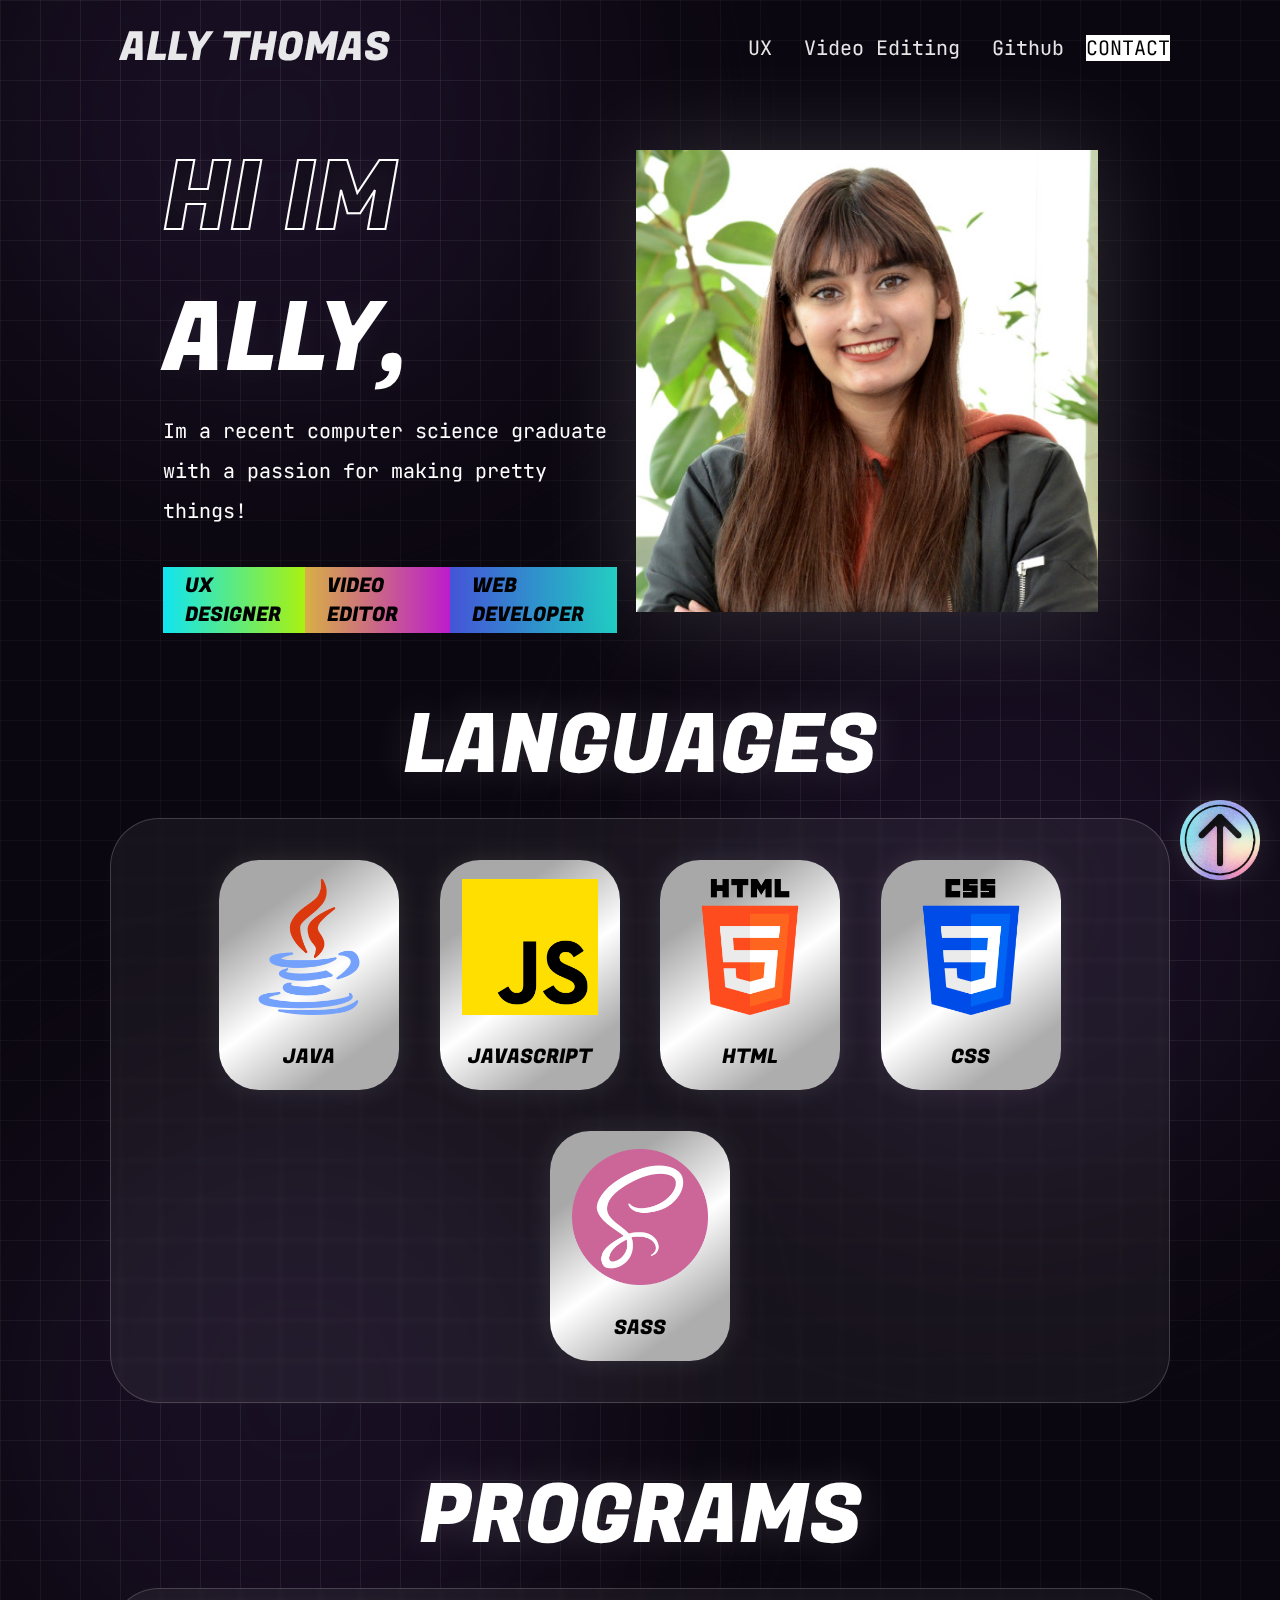
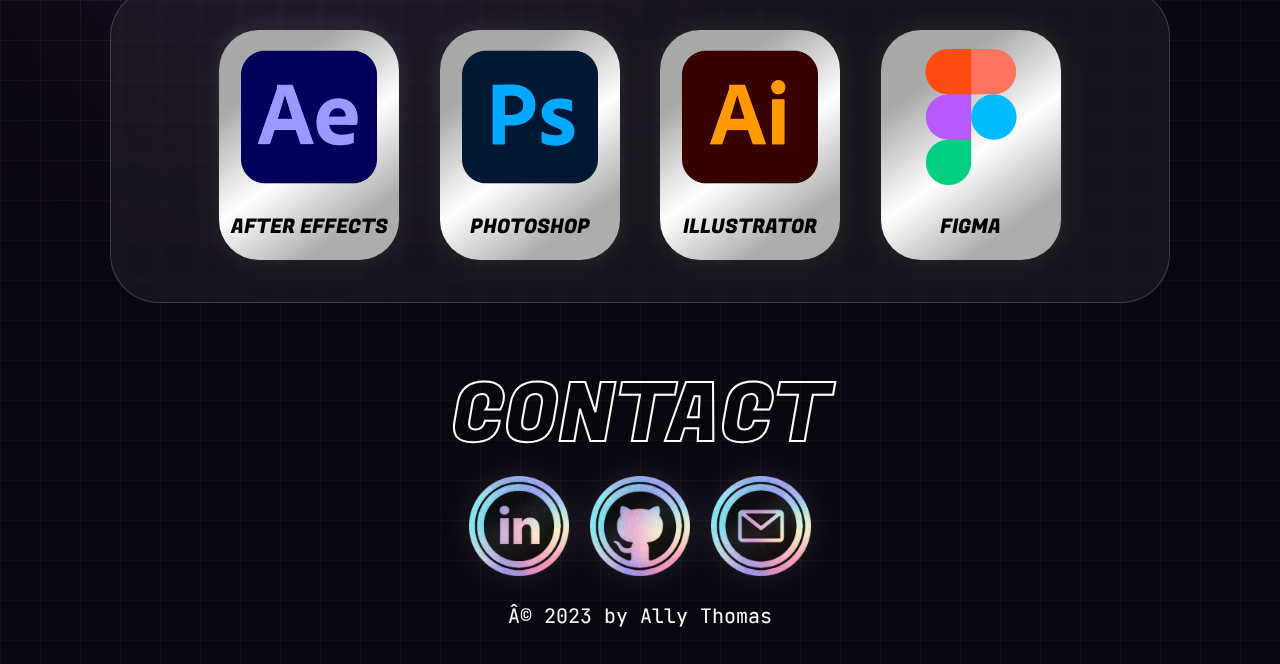
<file: index.html>
<!DOCTYPE html>

<html>    
    <head>
        <meta charset=“UTF-8”>
        <meta name=“viewport” content=“width=device-width, initial-scale=1.0”>
        <meta http-equiv=“X-UA-Compatible” content=“ie=edge”>
        <meta name="author" content="Ally Thomas">

        <title>Ally Thomas | Portfolio</title>

        <link rel="icon" href="images/ally.png">
        <link rel="stylesheet" href="css/style.css">
        <link rel="preconnect" href="https://fonts.googleapis.com">
        <link rel="preconnect" href="https://fonts.gstatic.com" crossorigin>
        <link href="https://fonts.googleapis.com/css2?family=Fugaz+One&display=swap" rel="stylesheet">
        <link href="https://fonts.googleapis.com/css2?family=JetBrains+Mono&display=swap" rel="stylesheet">
    </head>
    <body>
        <a href="#nav"><img src="images/scroll-up.png" class="scroll-button"></a>
        <span class="circle circle-blur" style="position: absolute; left: -2%; top: -20%; z-index: -1;"></span>
        <nav class="nav-bar" id="nav">
            <div class="nav-title">
                <a id="title" class="menu-item" href="index.html">ALLY THOMAS</a>
            </div>            
            <div class="nav-links">
                <a class="menu-item hover-underline-animation-bluegreen" href="ux.html">UX</a>
                <a class="menu-item hover-underline-animation-yellowpink" href="video-editing.html">Video Editing</a>   
                <a class="menu-item hover-underline-animation-bluecyan" target="_blank" href="https://github.com/athomas97">Github</a>  
                <a class="menu-button" href="#contact">CONTACT</a>
            </div>
        </nav>
        <main>
            <div class="home-container section-break">
                <div id="about-container" style="margin: auto;">
                    <h1 id="hi-im-text">HI IM </h1>
                    <h1 id="ally-text">ALLY,</h1>
                    <br>
                    <p>Im a recent computer science graduate with a passion for making pretty things!</p> 
                    <br><br><br>
                    <div class="roles-container">
                        <div class="roles noselect" id="ux">
                            UX DESIGNER
                        </div>
                        <div class="roles noselect" id="video-editor">
                            VIDEO EDITOR
                        </div>
                        <div class="roles noselect" id="web-developer">
                            WEB DEVELOPER
                        </div>                    
                    </div>
                </div>
                <img id="profileimg" src="images/ally.jpg" style="padding: 2%; max-width: 600px;; min-width: 350px; margin:auto; width: 100%; filter: drop-shadow(0px 0px 50px rgba(255, 255, 255, 0.151));">
            </div>
            
            <span class="circle circle-blur" style="position: absolute; right: -2%; top: 600px; z-index: -1;"></span>
            
            <div id="languages" class="section-break">
                <h1 class="sub-title">LANGUAGES</h1>
                <div class="program-container">
                    <div class="program-card noselect">
                        <img src="images/java.png" class="program-img">
                        JAVA
                    </div>
                    <div class="program-card noselect">
                        <img src="images/javascript.png" class="program-img">
                        JAVASCRIPT
                    </div>
                    <div class="program-card noselect">
                        <img src="images/html.png" class="program-img">
                        HTML
                    </div>
                    <div class="program-card noselect">
                        <img src="images/css.png" class="program-img">
                        CSS
                    </div>
                    <div class="program-card noselect">
                        <img src="images/sass.png" class="program-img">
                        SASS
                    </div>
                </div>
            </div>

            <div id="programs" class="section-break">
                <h1 class="sub-title">PROGRAMS</h1>   
                <div class="program-container">
                    <div class="program-card noselect">
                        <img src="images/ae.png" class="program-img">
                        AFTER EFFECTS
                    </div>
                    <div class="program-card noselect">
                        <img src="images/ps.png" class="program-img">
                        PHOTOSHOP
                    </div>
                    <div class="program-card noselect">
                        <img src="images/ai.png" class="program-img">
                        ILLUSTRATOR
                    </div>
                    <div class="program-card noselect">
                        <img src="images/figma.png" class="program-img">
                        FIGMA
                    </div>
                </div>
            </div>
        </main>
        <span class="circle circle-blur" style="position: absolute; left: 0; top: 1100px; z-index: -1;"></span>
    </body>
    <footer>
        <div class="contact-container" id="contact">
            <h1 class="sub-title-outline" style="margin: 0;">CONTACT</h1>
            <div class="social-links-container">
                <a target="_blank" href="https://www.linkedin.com/in/ally-kyle-thomas/" style="display: contents;"><img src="images/linkedin.png" class="social-img"></a>
                <a target="_blank" href="https://github.com/athomas97" style="display: contents;"><img src="images/github.png" class="social-img"></a>
                <a target="_blank" href="mailto:allythomas97@gmail.com" style="display: contents;"><img src="images/email.png" class="social-img"></a>
            </div>
        </div>
        <div style="display: flex; justify-content: center;">
            <p>© 2023 by Ally Thomas</p>
        </div>  
    </footer>
</html>
</file>
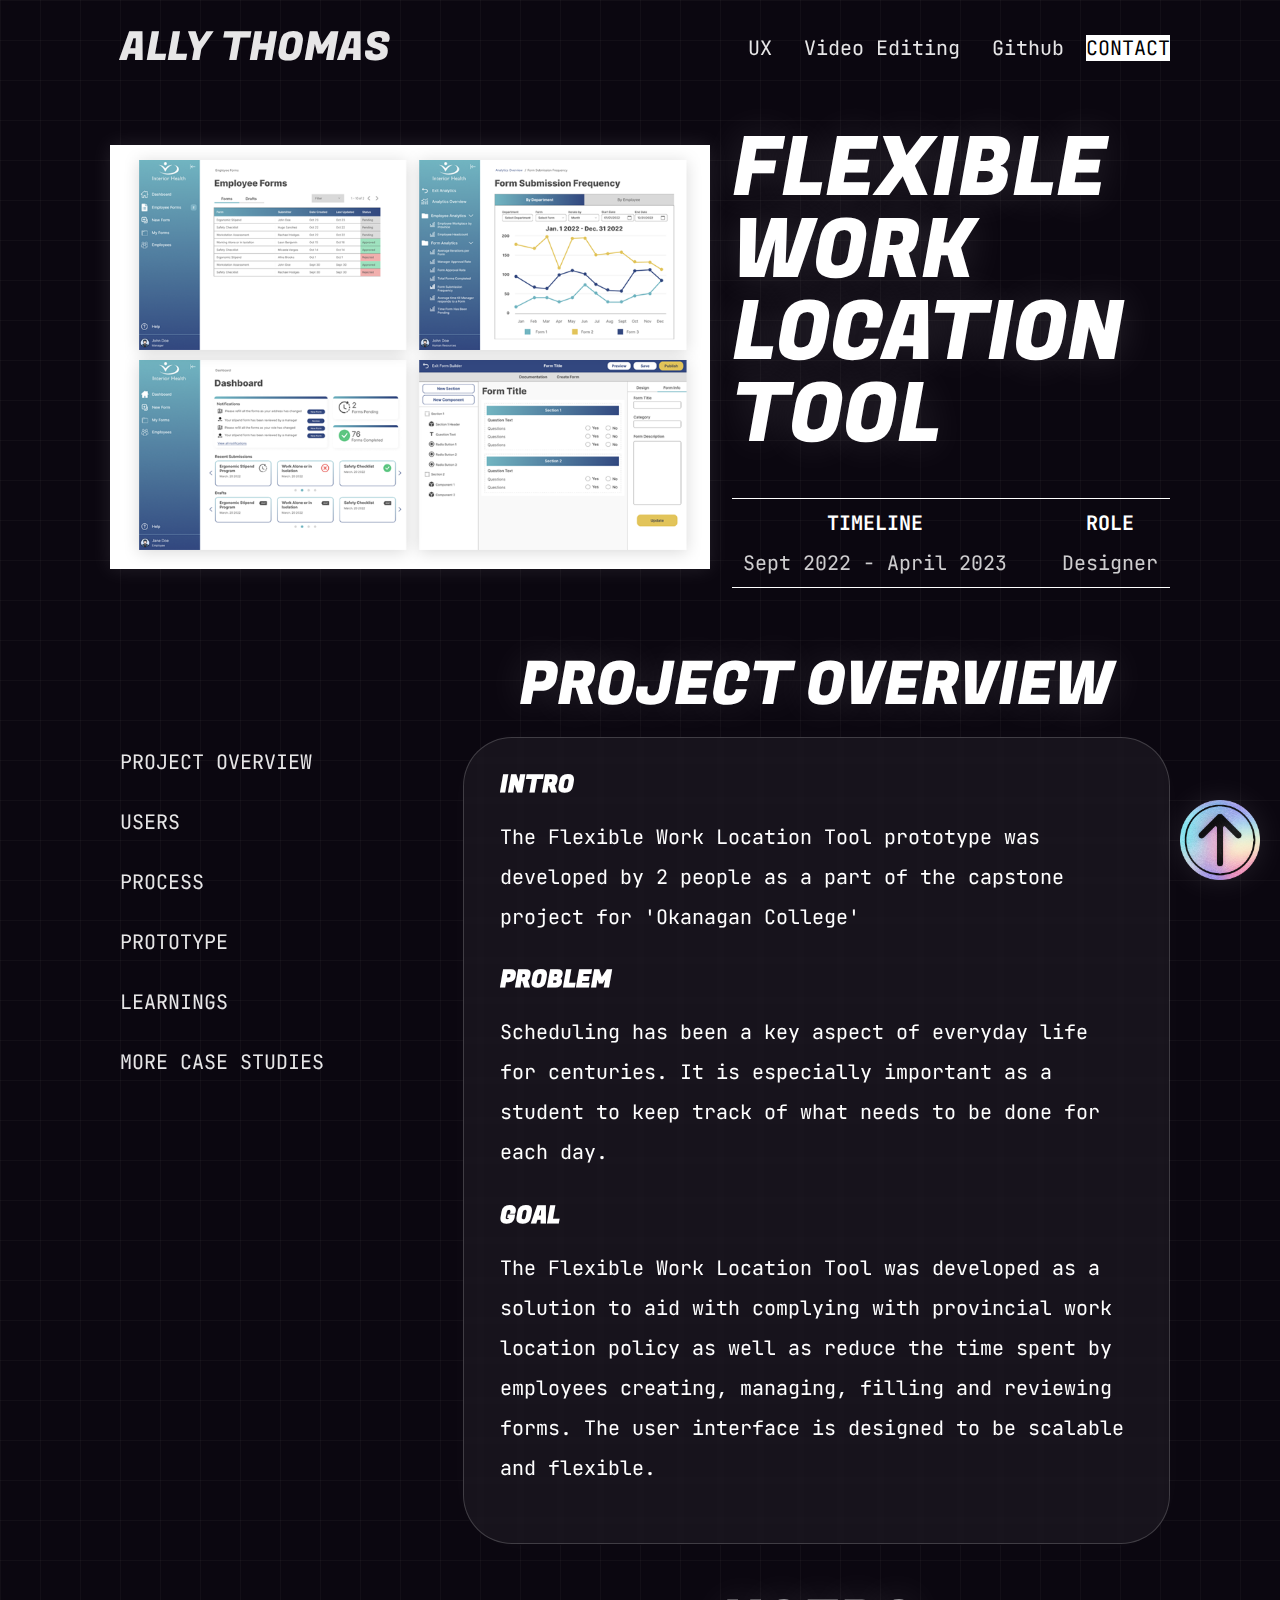
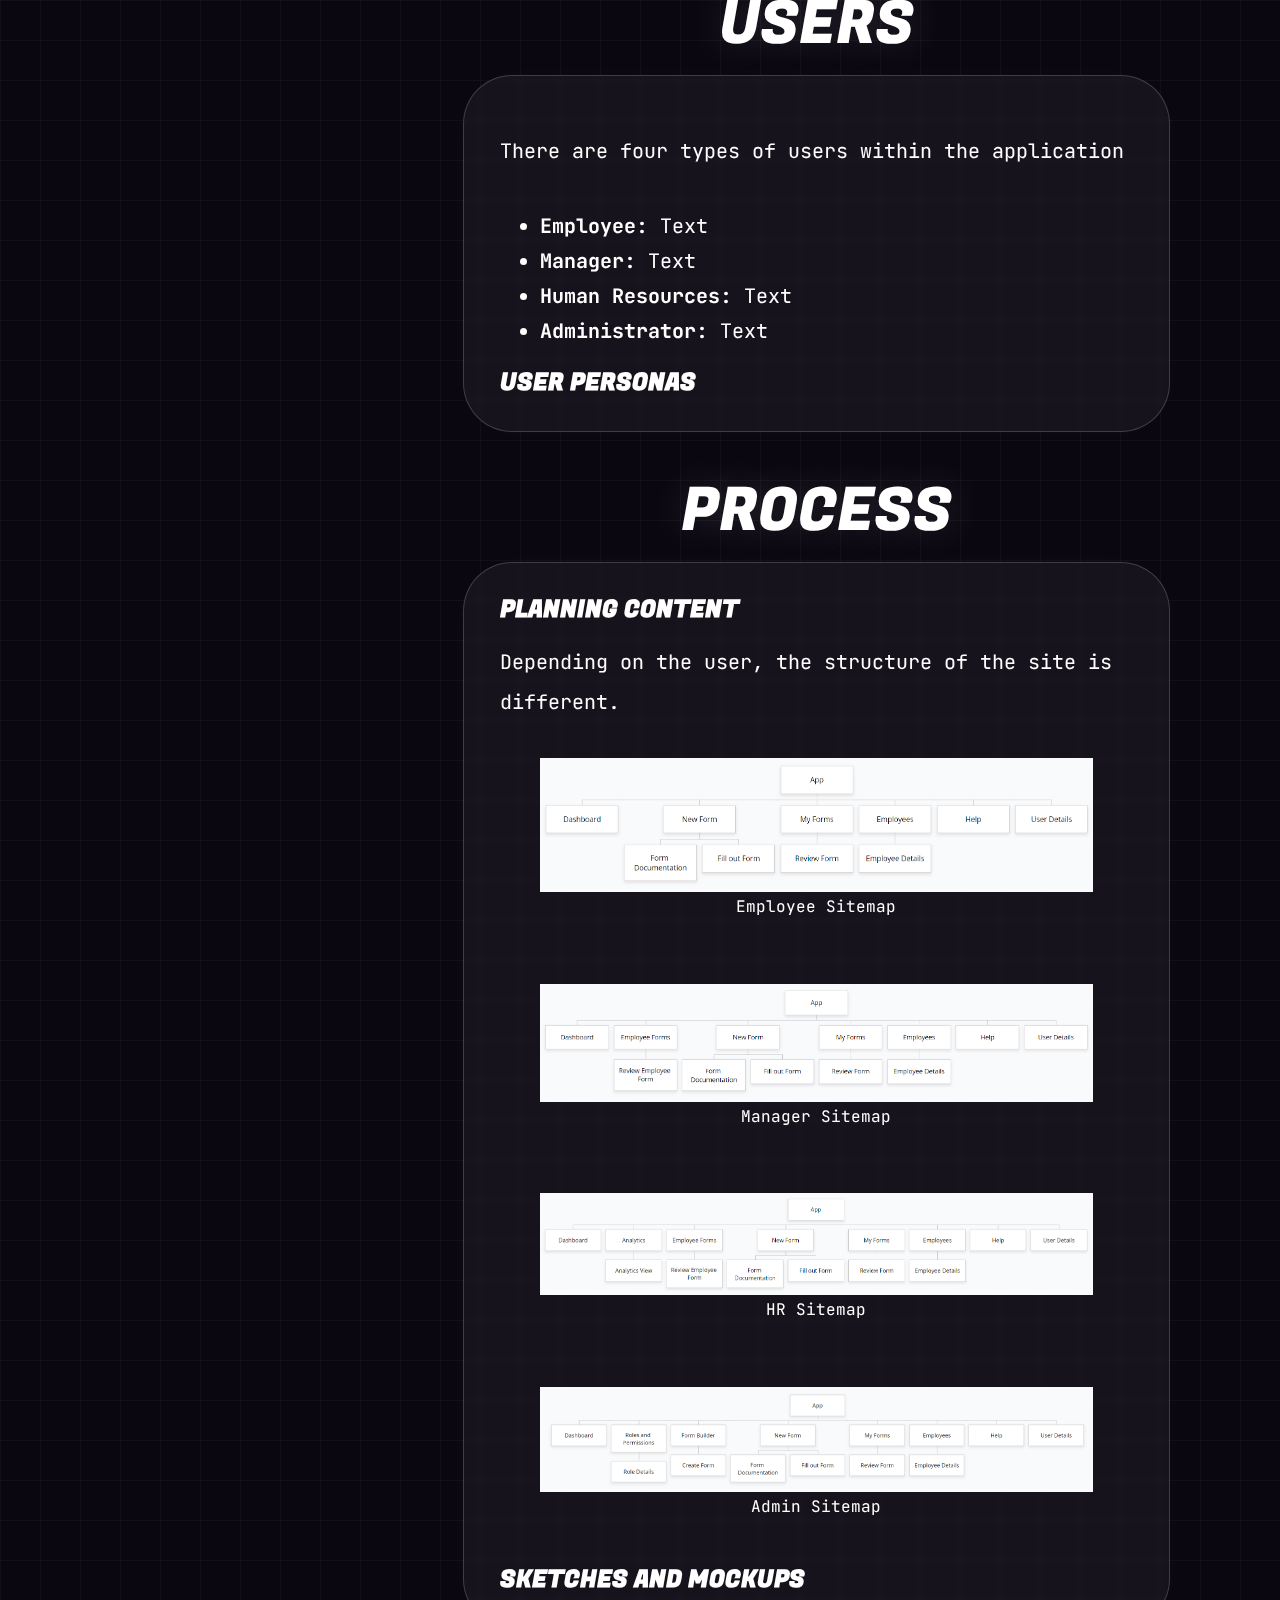
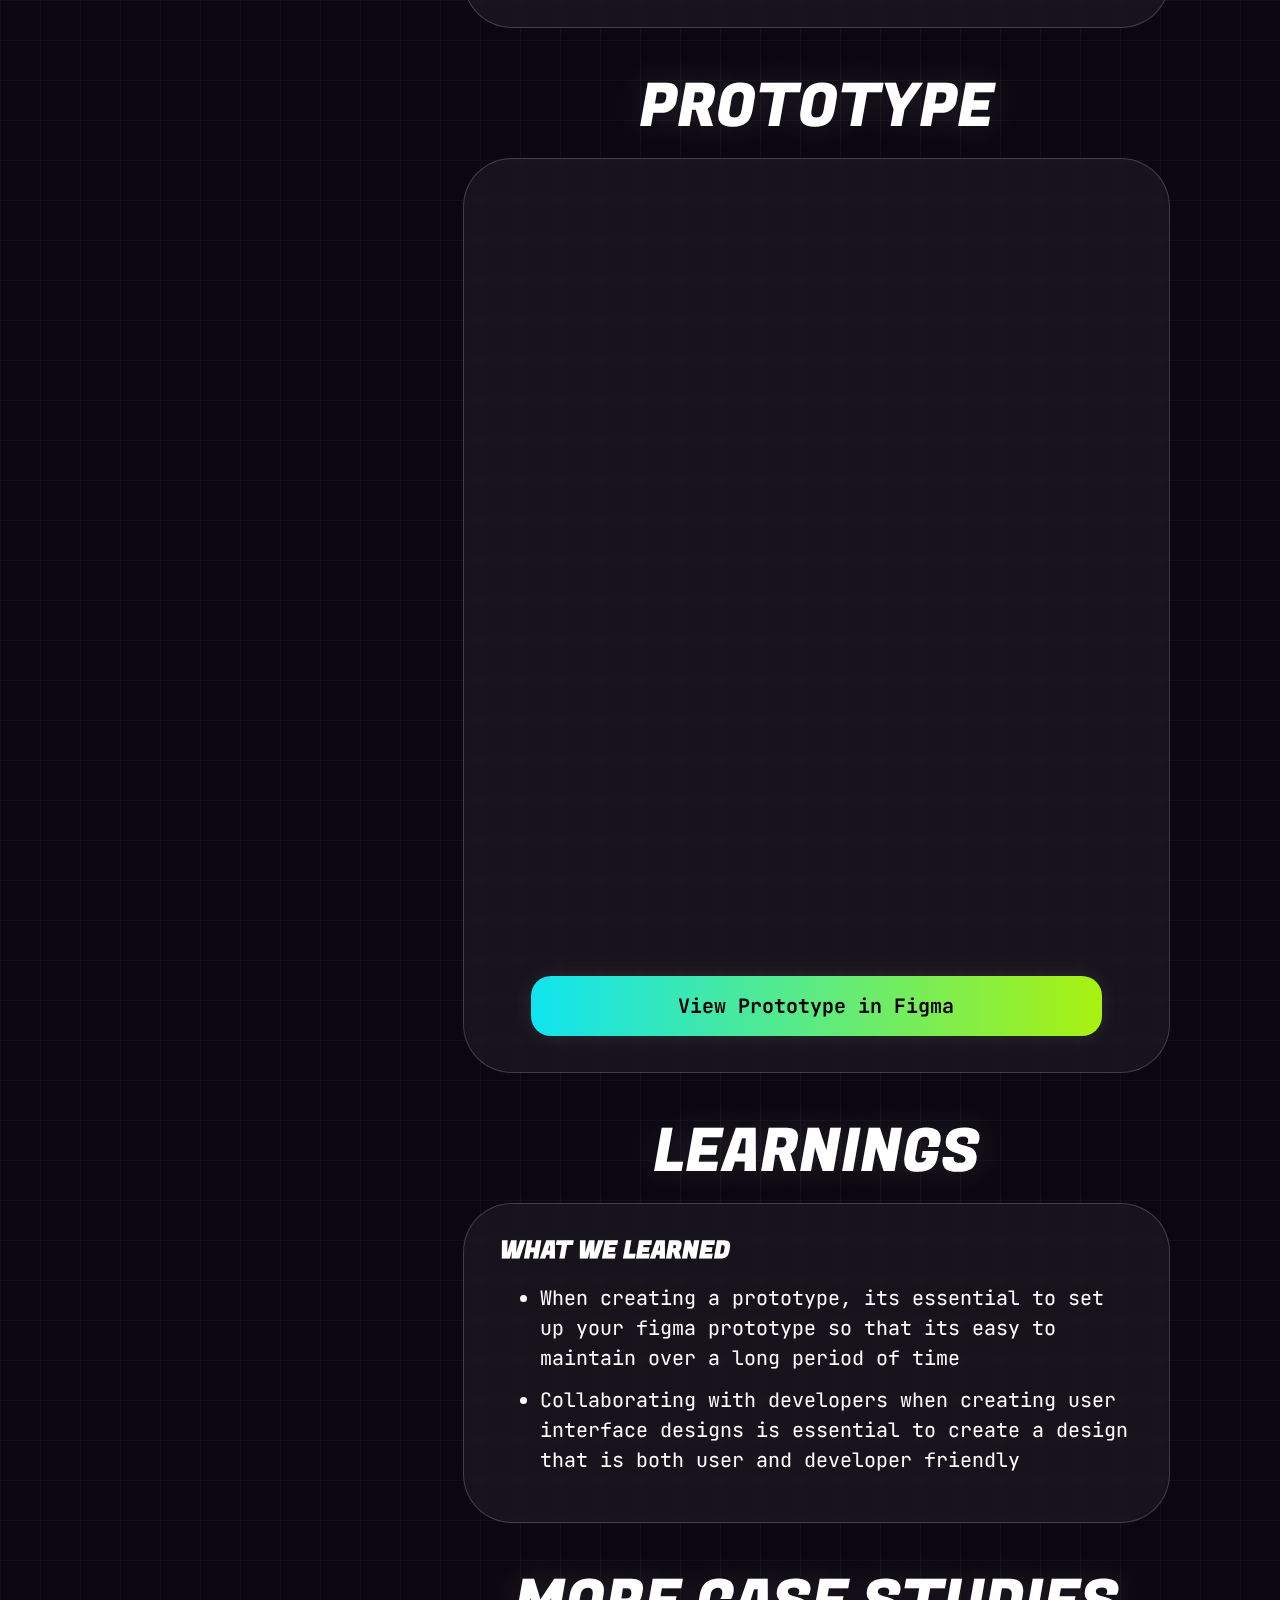
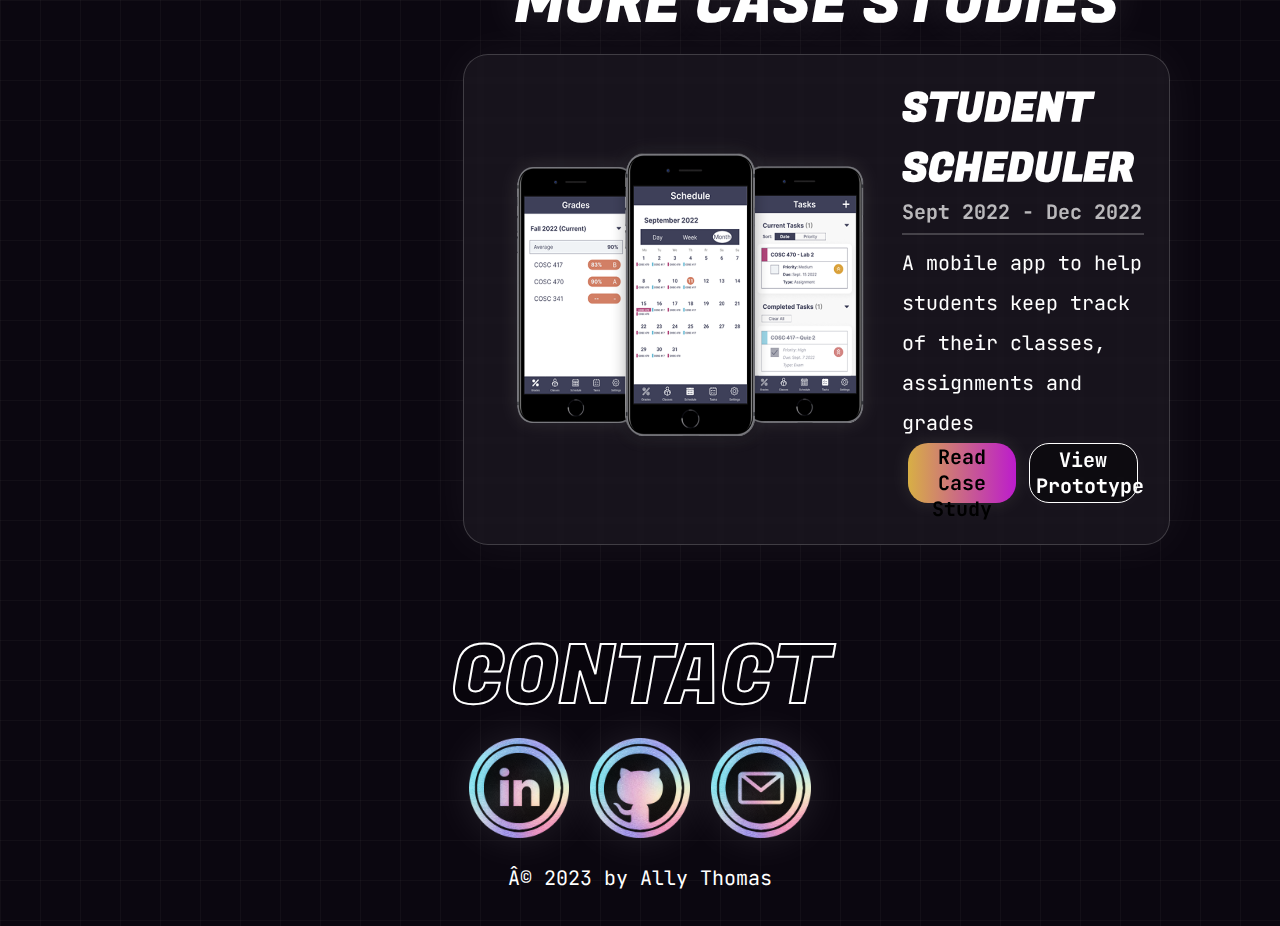
<file: fwlt.html>
<!DOCTYPE html>

<html>
    <head>
        <meta charset=“UTF-8”>
        <meta name=“viewport” content=“width=device-width, initial-scale=1.0”>
        <meta http-equiv=“X-UA-Compatible” content=“ie=edge”>
        <meta name="author" content="Ally Thomas">

        <title>Ally Thomas | Flexible Work Location Tool</title>

        <link rel="icon" href="images/ally.png">
        <link rel="stylesheet" href="css/style.css">
        <link rel="preconnect" href="https://fonts.googleapis.com">
        <link rel="preconnect" href="https://fonts.gstatic.com" crossorigin>
        <link href="https://fonts.googleapis.com/css2?family=Fugaz+One&display=swap" rel="stylesheet">
        <link href="https://fonts.googleapis.com/css2?family=JetBrains+Mono&display=swap" rel="stylesheet">
        
        <script src="https://ajax.googleapis.com/ajax/libs/jquery/3.6.3/jquery.min.js"></script>
        <script src="js/script.js"></script>
    </head>

    <body>
        <a href="#nav"><img src="images/scroll-up.png" class="scroll-button"></a>
        <nav class="nav-bar" id="nav">
            <a id="title" class="menu-item" href="index.html">ALLY THOMAS</a>
            <div class="nav-links">
                <a class="menu-item hover-underline-animation-bluegreen" href="ux.html">UX</a>
                <a class="menu-item hover-underline-animation-yellowpink" href="video-editing.html">Video Editing</a>   
                <a class="menu-item hover-underline-animation-bluecyan" target="_blank" href="https://github.com/athomas97">Github</a>  
                <a class="menu-button" href="#contact">CONTACT</a>
            </div>
        </nav>
        <main>       
            <div class="section-break" id="case-study-summary">
                <div style="flex-shrink: 1; align-self: center;">
                    <img src="images/FWLT.png" style="width: 100%; min-width: 600px; max-width: 650px; filter: drop-shadow(0px 0px 10px rgba(255, 255, 255, 0.1));">
                </div>
                <div style="flex-grow: 1; align-self: center; margin-left: 2%;">
                    <h1 class="sub-title" style="line-height: 1em;">FLEXIBLE WORK LOCATION TOOL</h2> <br><br>
                    <div style="display: flex; flex-direction: row; justify-content: space-evenly; gap: 10%; padding-top: 1%; padding-bottom: 1%; border-top: 1px solid rgb(255, 255, 255); border-bottom: 1px solid rgb(255, 255, 255);">
                        <div style="display: flex; flex-direction: column; margin: 0; align-items: center;">
                            <p style="line-height: 0%;"><b>TIMELINE</b></p>
                            <p style="line-height: 0%; opacity: 0.8;">Sept 2022 - April 2023</p>
                        </div>
                        <div style="display: flex; flex-direction: column; margin: 0; align-items: center;">
                            <p style="line-height: 0%;"><b>ROLE</b></p>
                            <p style="line-height: 0%; opacity: 0.8;">Designer</p>
                        </div>
                    </div>
                </div>
            </div> 

            <div style="display: flex;">
                <div id="case-study-nav-container" style="flex-grow: 1; min-width: 300px; margin-right: 5%; position: sticky; align-self: flex-start; top: -5%;">
                    <h1 class="sub-title" style=" font-size: 60px; opacity: 0;">TEXT</h1>  
                    <a class="menu-item hover-underline-animation-bluegreen" href="#case-study-intro"><p>PROJECT OVERVIEW</p></a> <br>
                    <a class="menu-item hover-underline-animation-yellowpink" href="#case-study-users"><p>USERS</p></a> <br>
                    <a class="menu-item hover-underline-animation-bluecyan" href="#case-study-process"><p>PROCESS</p></a> <br>
                    <a class="menu-item hover-underline-animation-bluegreen" href="#case-study-prototype"><p>PROTOTYPE</p></a> <br>
                    <a class="menu-item hover-underline-animation-yellowpink" href="#case-study-learnings"><p>LEARNINGS</p></a> <br>
                    <a class="menu-item hover-underline-animation-bluecyan" href="#case-study-more"><p>MORE CASE STUDIES</p></a> <br>
                </div>
                <div style="flex-shrink: 1; flex-direction: column;">                    
                    <div class="case-study-container" id="case-study-intro">
                        <h1 class="sub-title" style=" font-size: 60px;">PROJECT OVERVIEW</h1>                            
                        <div class="case-study-info">
                            <h4 style="margin-right: auto;">INTRO</h4>
                            <p class="section-break">
                                The Flexible Work Location Tool prototype was developed by 2 people as a part of the capstone project for 'Okanagan College'                              
                            </p>
                            <h4 style="margin-right: auto;">PROBLEM</h4>
                            <p class="section-break">
                                Scheduling has been a key aspect of everyday life for centuries. It is especially important as a student to
                                keep track of what needs to be done for each day.  
                            </p>                            
                            <h4 style="margin-right: auto;">GOAL</h4>
                            <p>
                                The Flexible Work Location Tool was developed as a solution to aid with complying with provincial work location policy as 
                                well as reduce the time spent by employees creating, managing, filling and reviewing forms. The user interface is designed to 
                                be scalable and flexible.
                            </p>
                        </div>
                    </div> 
                    <div class="case-study-container" id="case-study-users">
                        <h1 class="sub-title" style=" font-size: 60px;">USERS</h1>
                        <div class="case-study-info" style="flex-direction: column;">
                            <p style="margin-right: auto;">There are four types of users within the application</p>
                            <ul style="margin-right: auto;">
                                <li><b>Employee: </b>Text</li>
                                <li><b>Manager: </b>Text</li>
                                <li><b>Human Resources: </b>Text</li>
                                <li><b>Administrator: </b>Text</li>
                            </ul>

                            <h4 style="margin-right: auto;">USER PERSONAS</h4>
                        </div>
                    </div>
                    <div class="case-study-container" id="case-study-process">
                        <h1 class="sub-title" style=" font-size: 60px;">PROCESS</h2>
                        <div class="case-study-info" style="flex-direction: column;">
                            <h4 style="margin-right: auto;">PLANNING CONTENT</h4>
                            <p style="margin-right: auto;">
                                Depending on the user, the structure of the site is different.
                            </p>
                            <figure style="margin-bottom: 8%;">
                                <img src="images/Case Studies/FWLT/employee_sitemap.png" style="width: 100%;">
                                <figcaption>Employee Sitemap</figcaption>
                            </figure>
                            <figure style="margin-bottom: 8%;">
                                <img src="images/Case Studies/FWLT/manager_sitemap.png" style="width: 100%;">
                                <figcaption>Manager Sitemap</figcaption>
                            </figure>
                            <figure style="margin-bottom: 8%;">
                                <img src="images/Case Studies/FWLT/hr_sitemap.png" style="width: 100%;">
                                <figcaption>HR Sitemap</figcaption>
                            </figure>
                            <figure style="margin-bottom: 8%;">
                                <img src="images/Case Studies/FWLT/admin_sitemap.png" style="width: 100%;">
                                <figcaption>Admin Sitemap</figcaption>
                            </figure>    
        
                            <h4 style="margin-right: auto;">SKETCHES AND MOCKUPS</h4>
                        </div>
                    </div>
                    <div class="case-study-container" id="case-study-prototype">
                        <h1 class="sub-title" style=" font-size: 60px;">PROTOTYPE</h2>
                        <div class="case-study-info">
                            <iframe id="case-study-prototype" style="border: none;" width="100%" height="750" src="https://www.figma.com/embed?embed_host=share&url=https%3A%2F%2Fwww.figma.com%2Fproto%2FurWnm93BE0xejcPmDzABPA%2FFlexible-Work-Location-Tool---Prototype-(Copy)%3Fnode-id%3D1115-3552%26scaling%3Dcontain%26page-id%3D0%253A1%26starting-point-node-id%3D1115%253A3552%26show-proto-sidebar%3D1" allowfullscreen></iframe>               
                            <div style="flex-grow: 1; margin-top: 5%;">
                                <a target="_blank" href="https://www.figma.com/proto/urWnm93BE0xejcPmDzABPA/Flexible-Work-Location-Tool---Prototype-(Copy)?node-id=1115-3552&scaling=contain&page-id=0%3A1&starting-point-node-id=1115%3A3552&show-proto-sidebar=1"><button type="button" class="primary-button">View Prototype in Figma</button></a>
                            </div>            
                        </div>
                    </div>
                    <div class="case-study-container" id="case-study-learnings">
                        <h1 class="sub-title" style=" font-size: 60px;">LEARNINGS</h2>
                        <div class="case-study-info" style="flex-direction: column;">
                            <h4 style="margin-right: auto;">WHAT WE LEARNED</h4>
                            <ul style="margin-right: auto; margin-bottom: 0;">
                                <li>When creating a prototype, its essential to set up your figma prototype so that its easy to maintain over a long period of time</li>
                                <li>Collaborating with developers when creating user interface designs is essential to create a design that is both user and developer friendly</li>
                            </ul>
                        </div>
                    </div>
                    <div class="case-study-container" id="case-study-more" style="margin-bottom: 0;">
                        <h1 class="sub-title" style=" font-size: 60px;">MORE CASE STUDIES</h2>
                        <div class="ux-flexbox-container" id="FWLT" style="margin: auto;">
                            <div class="ux-flexbox-item ux-flexbox-item-2">
                                <div class="ux-flexbox-sub-item ux-flexbox-item-3" style="align-self: center;">
                                    <a href="student-tracker.html"><img src="images/Student-Tracker.png" class="ux-img"></a>
                                </div>
                                <div class="ux-flexbox-sub-item ux-flexbox-item-4">
                                    <div class="ux_details">
                                        <a href="student-tracker.html"><h2 class="title">STUDENT SCHEDULER</h2></a> <br>
                                        <h3>Sept 2022 - Dec 2022</h3> <br>
                                        <hr class="light_line">
                                        <p>A mobile app to help students keep track of their classes, assignments and grades</p>
                                    </div>
                                    <div class="buttons_section">
                                        <div style="flex-grow: 1;">
                                            <a href="fwlt.html"><button type="button" class="primary-button" style="background: linear-gradient(90deg, #D8AF45 0%, #BC1CCC 100%);">Read Case Study</button></a>
                                        </div>
                                        <div style="flex-grow: 1;">
                                            <a href="fwlt.html#case-study-prototype"><button type="button" class="secondary-button">View Prototype</button></a>
                                        </div>
                                    </div>                        
                                </div>
                            </div>
                        </div>
                    </div>
                </div>
            </div>
            <br><br><br><br>
        </main>
    </body>
    <footer>
        <div class="contact-container" id="contact">
            <h1 class="sub-title-outline" style="margin: 0;">CONTACT</h1>
            <div class="social-links-container">
                <a target="_blank" href="https://www.linkedin.com/in/ally-kyle-thomas/" style="display: contents;"><img src="images/linkedin.png" class="social-img"></a>
                <a target="_blank" href="https://github.com/athomas97" style="display: contents;"><img src="images/github.png" class="social-img"></a>
                <a target="_blank" href="mailto:allythomas97@gmail.com" style="display: contents;"><img src="images/email.png" class="social-img"></a>
            </div>
        </div>
        <div style="display: flex; justify-content: center;">
            <p>© 2023 by Ally Thomas</p>
        </div>  
    </footer>
</html>
</file>
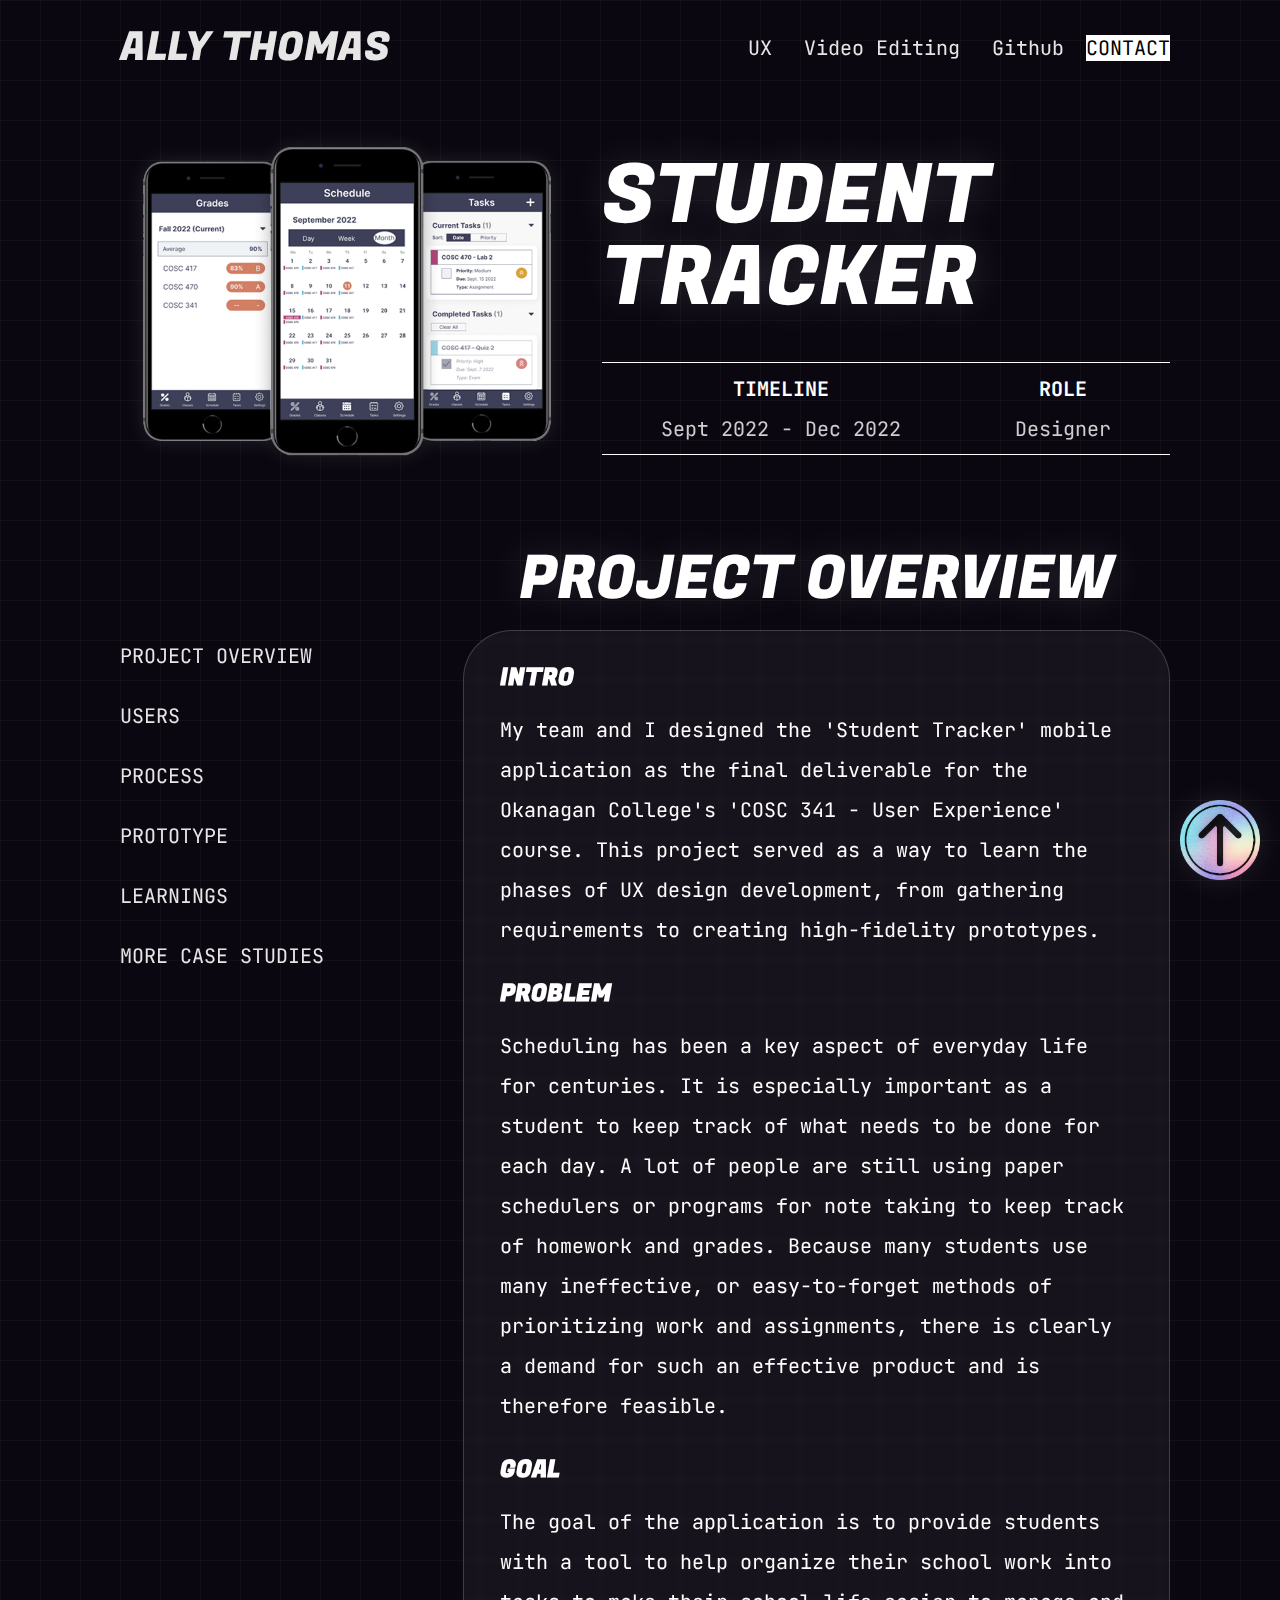
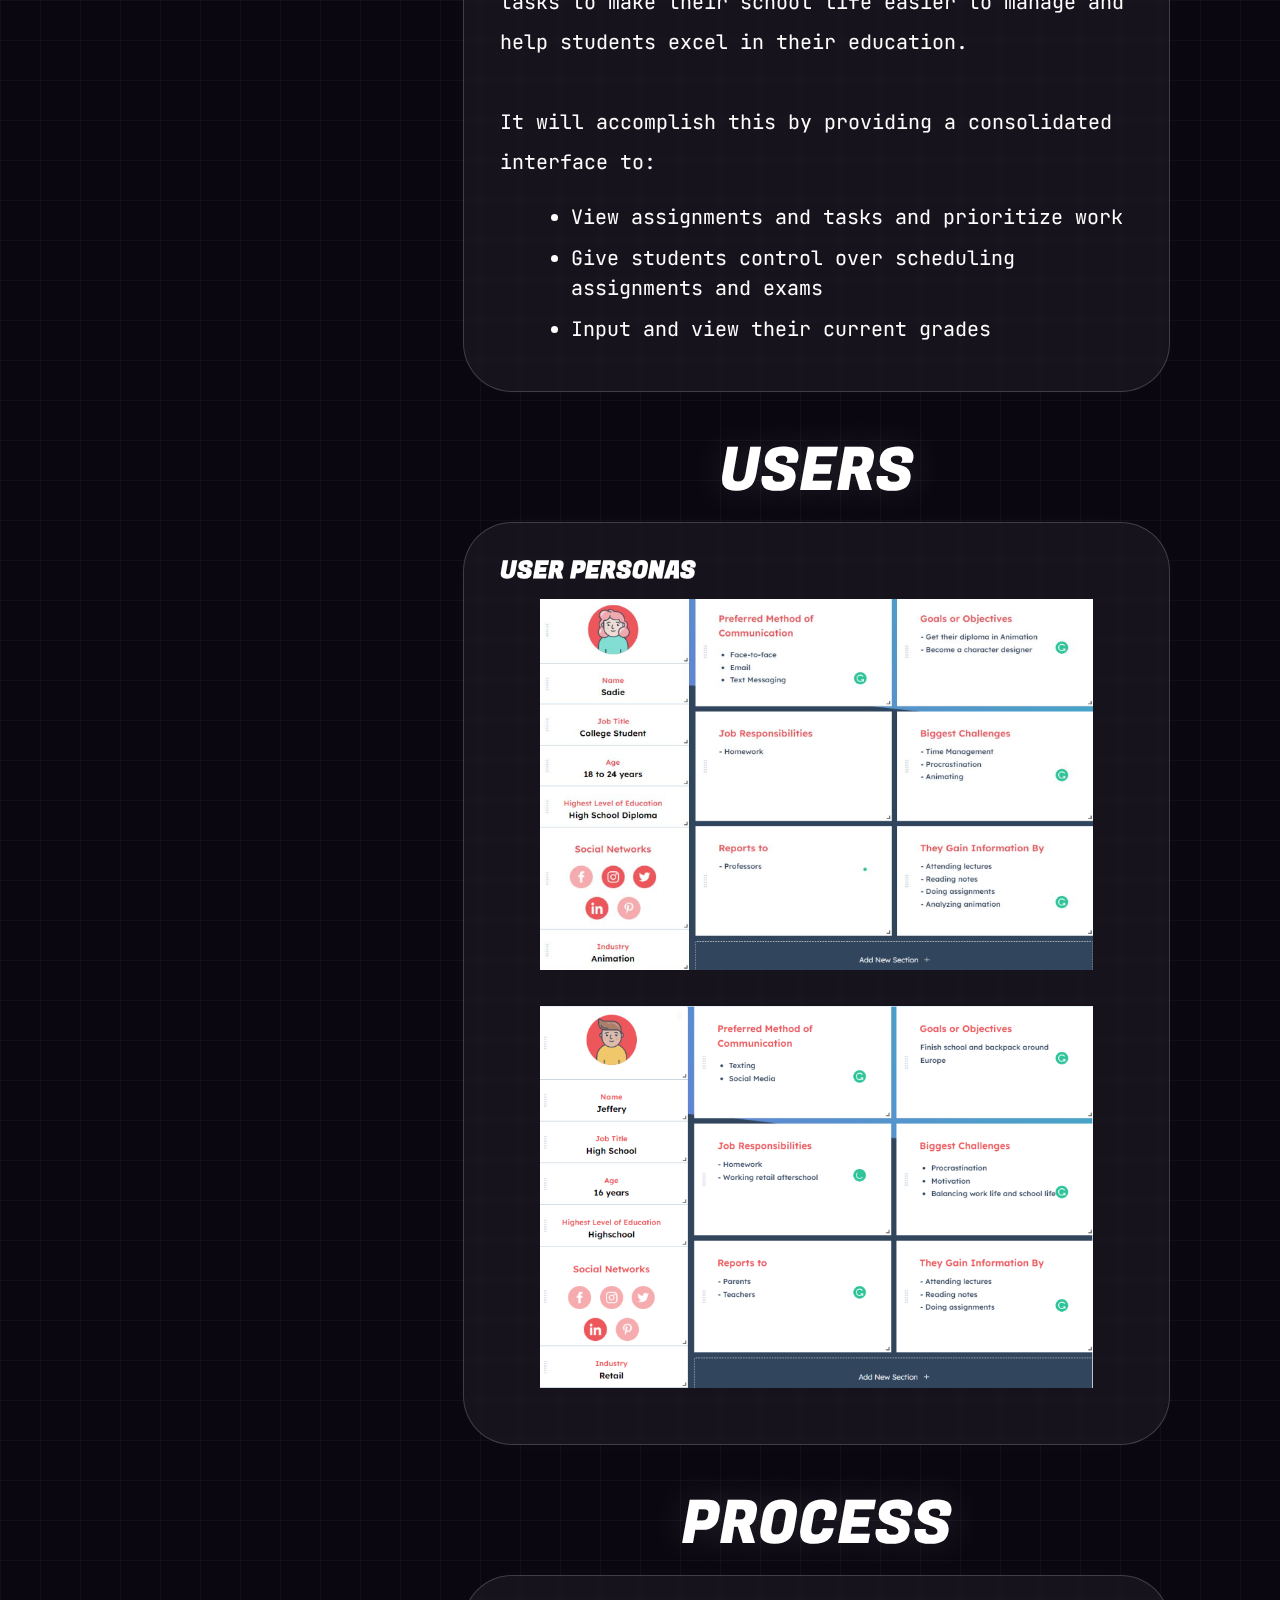
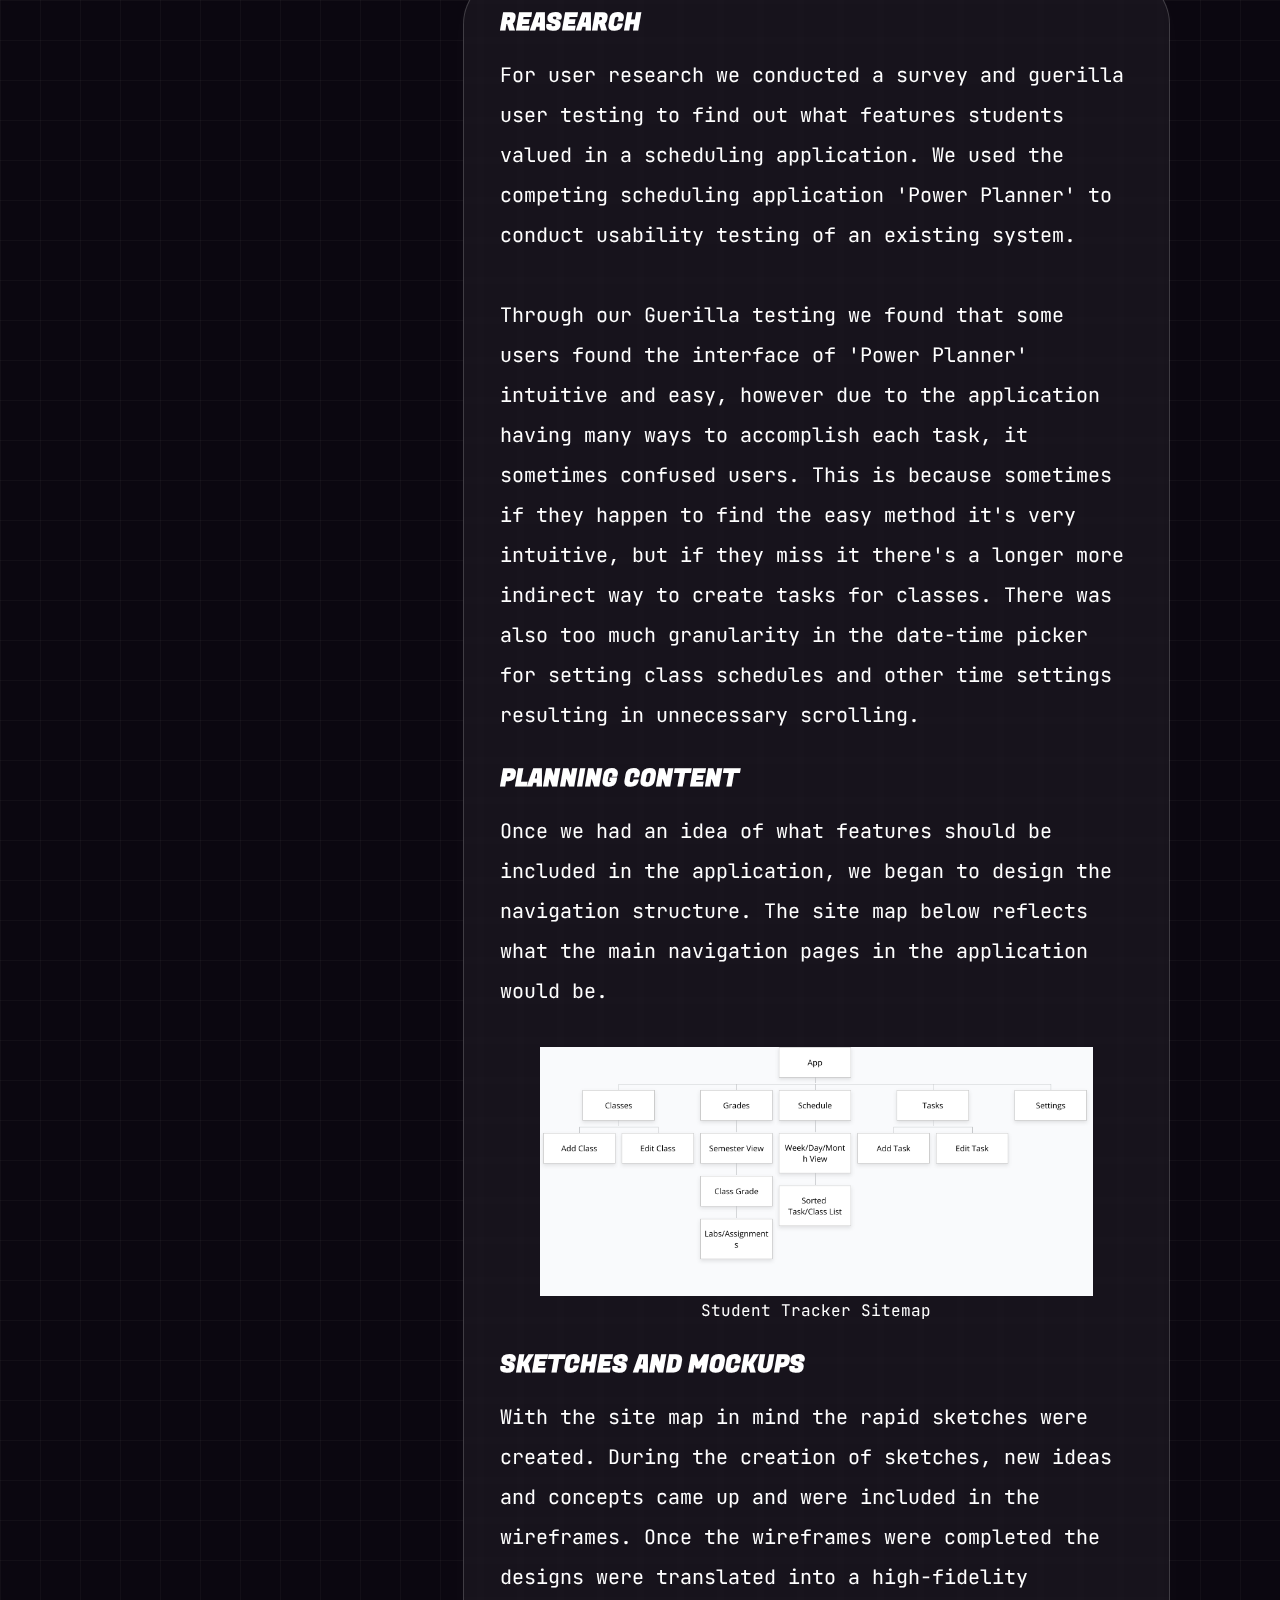
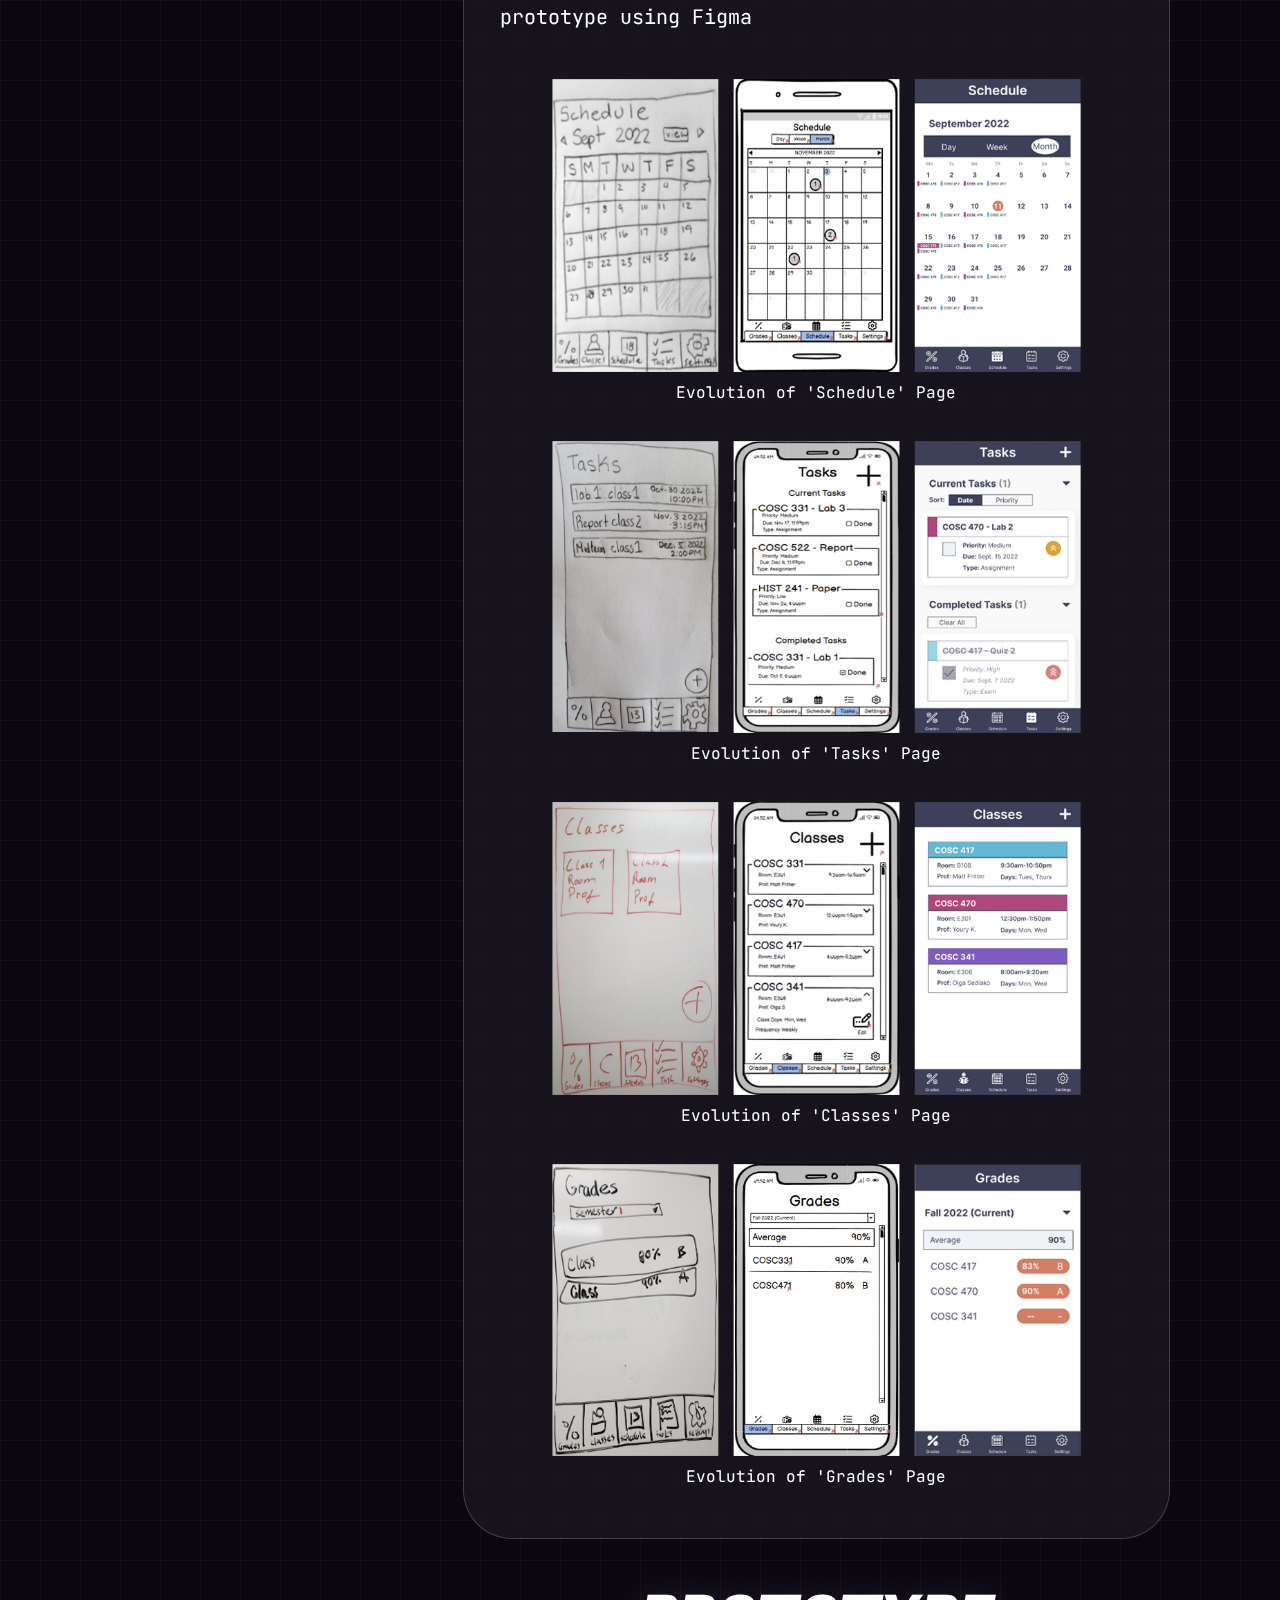
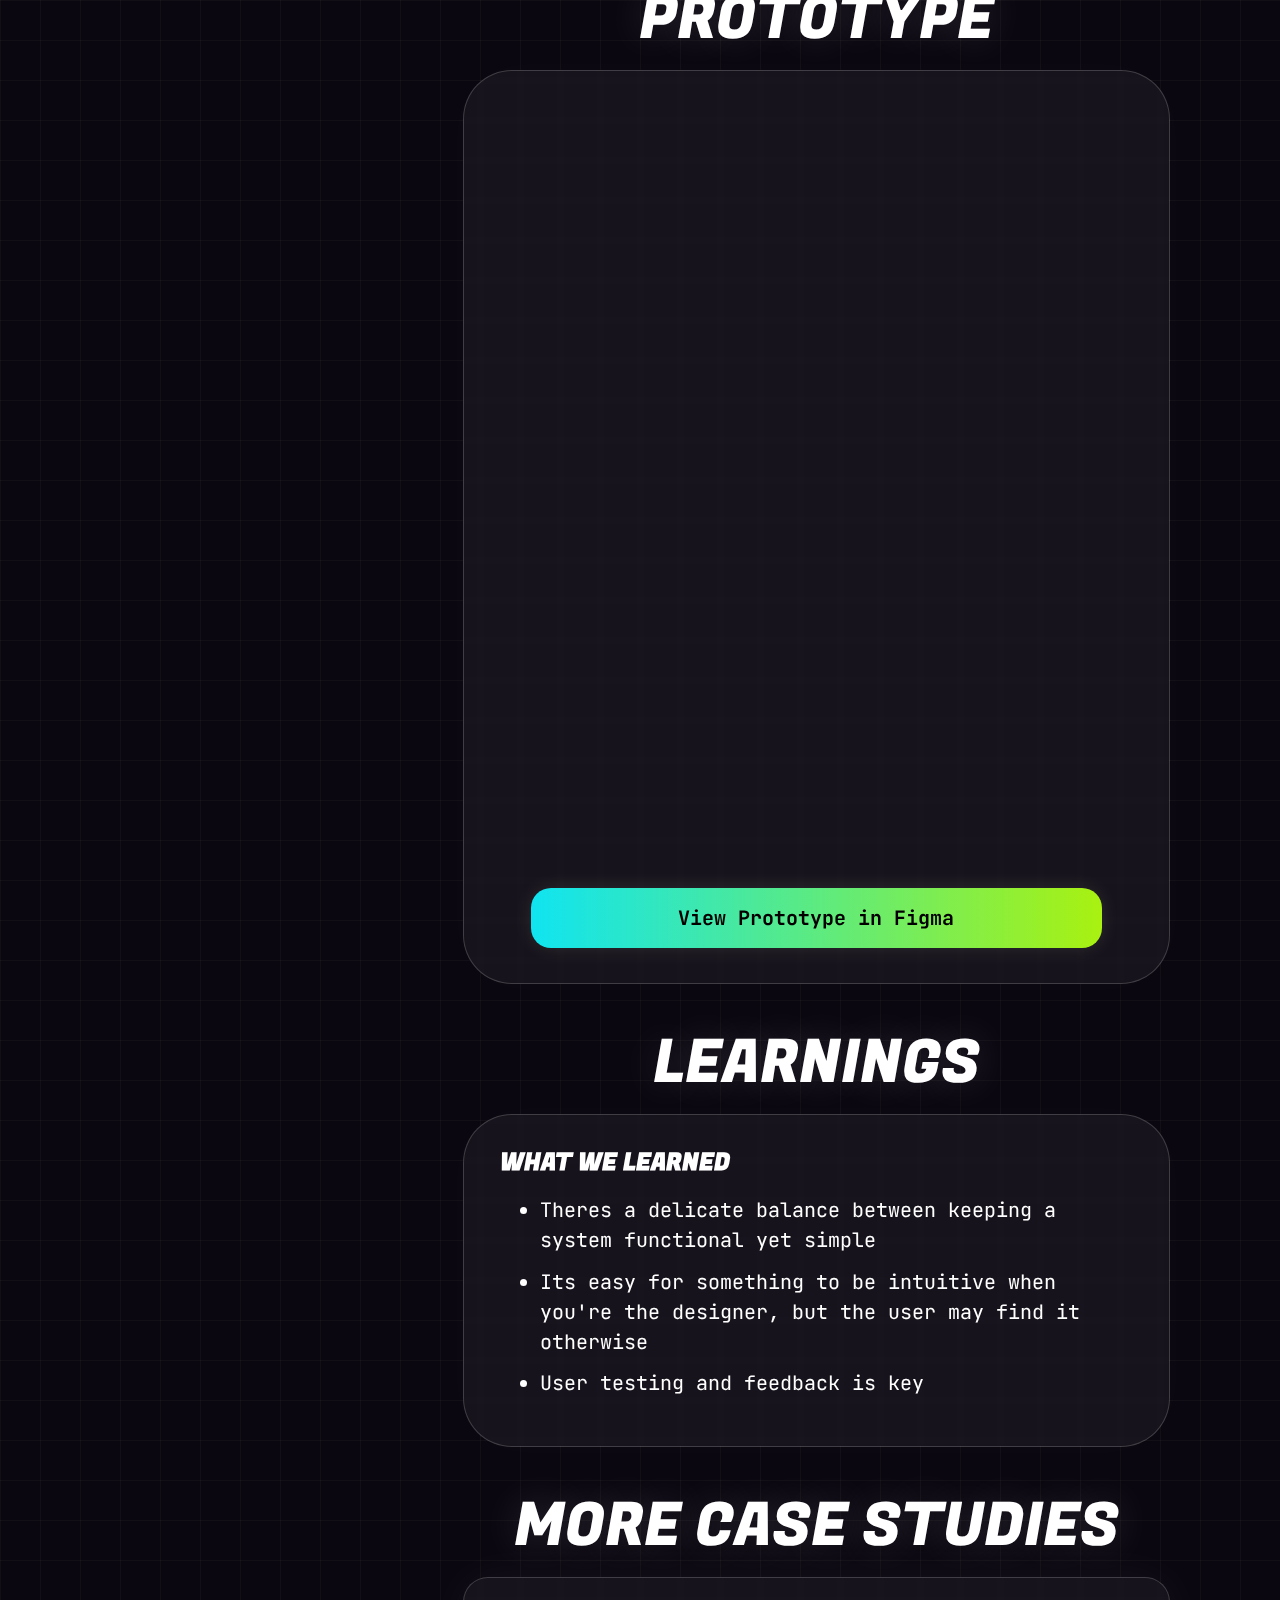
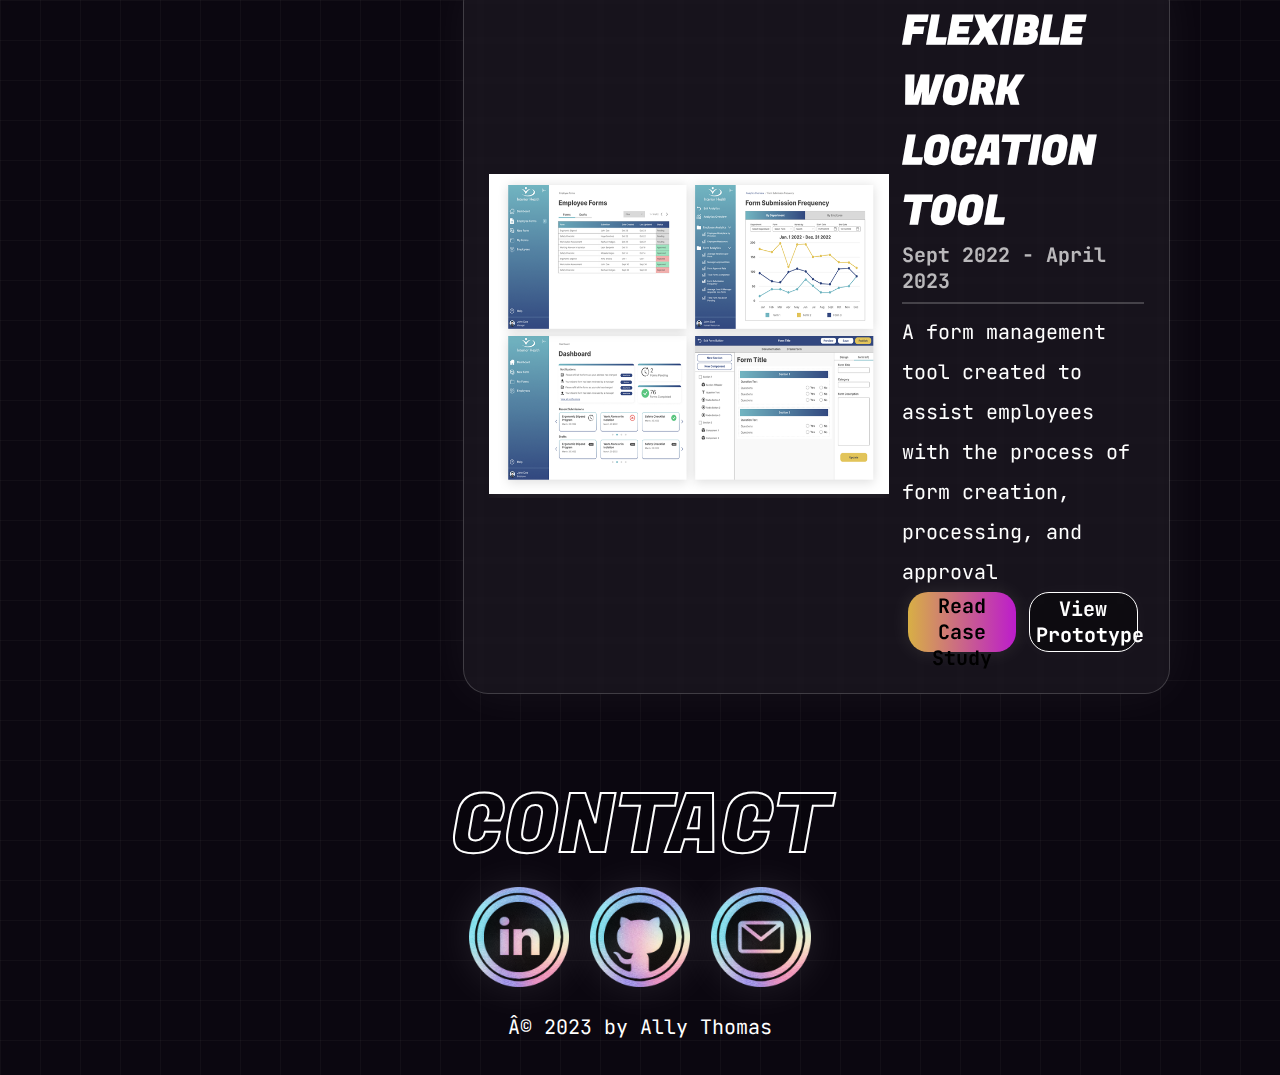
<file: student-tracker.html>
<!DOCTYPE html>

<html>
    <head>
        <meta charset=“UTF-8”>
        <meta name=“viewport” content=“width=device-width, initial-scale=1.0”>
        <meta http-equiv=“X-UA-Compatible” content=“ie=edge”>
        <meta name="author" content="Ally Thomas">

        <title>Ally Thomas | Student Scheduler</title>

        <link rel="icon" href="images/ally.png">
        <link rel="stylesheet" href="css/style.css">
        <link rel="preconnect" href="https://fonts.googleapis.com">
        <link rel="preconnect" href="https://fonts.gstatic.com" crossorigin>
        <link href="https://fonts.googleapis.com/css2?family=Fugaz+One&display=swap" rel="stylesheet">
        <link href="https://fonts.googleapis.com/css2?family=JetBrains+Mono&display=swap" rel="stylesheet">
        
        <script src="https://ajax.googleapis.com/ajax/libs/jquery/3.6.3/jquery.min.js"></script>
        <script src="js/script.js"></script>
    </head>

    <body>
        <a href="#nav"><img src="images/scroll-up.png" class="scroll-button"></a>
        <nav class="nav-bar" id="nav">
            <a id="title" class="menu-item" href="index.html">ALLY THOMAS</a>
            <div class="nav-links">
                <a class="menu-item hover-underline-animation-bluegreen" href="ux.html">UX</a>
                <a class="menu-item hover-underline-animation-yellowpink" href="video-editing.html">Video Editing</a>   
                <a class="menu-item hover-underline-animation-bluecyan" target="_blank" href="https://github.com/athomas97">Github</a>  
                <a class="menu-button" href="#contact">CONTACT</a>
            </div>
        </nav>
        <main>       
            <div class="section-break" id="case-study-summary">
                <div style="flex-shrink: 1; align-self: center;">
                    <img src="images/Student-Tracker.png" style="width: 100%; min-width: 200px; max-width: 650px; filter: drop-shadow(0px 0px 10px rgba(255, 255, 255, 0.1));">
                </div>
                <div style="flex-grow: 1; align-self: center; margin-left: 2%;">
                    <h1 class="sub-title" style="line-height: 1em;">STUDENT TRACKER</h2> <br><br>
                    <div style="display: flex; flex-direction: row; justify-content: space-evenly; gap: 10%; padding-top: 1%; padding-bottom: 1%; border-top: 1px solid rgb(255, 255, 255); border-bottom: 1px solid rgb(255, 255, 255);">
                        <div style="display: flex; flex-direction: column; margin: 0; align-items: center;">
                            <p style="line-height: 0%;"><b>TIMELINE</b></p>
                            <p style="line-height: 0%; opacity: 0.8;">Sept 2022 - Dec 2022</p>
                        </div>
                        <div style="display: flex; flex-direction: column; margin: 0; align-items: center;">
                            <p style="line-height: 0%;"><b>ROLE</b></p>
                            <p style="line-height: 0%; opacity: 0.8;">Designer</p>
                        </div>
                    </div>
                </div>
            </div> 

            <div style="display: flex;">
                <div id="case-study-nav-container" style="flex-grow: 1; min-width: 300px; margin-right: 5%; position: sticky; align-self: flex-start; top: -5%;">
                    <h1 class="sub-title" style=" font-size: 60px; opacity: 0;">TEXT</h1>  
                    <a class="menu-item hover-underline-animation-bluegreen" href="#case-study-intro"><p>PROJECT OVERVIEW</p></a> <br>
                    <a class="menu-item hover-underline-animation-yellowpink" href="#case-study-users"><p>USERS</p></a> <br>
                    <a class="menu-item hover-underline-animation-bluecyan" href="#case-study-process"><p>PROCESS</p></a> <br>
                    <a class="menu-item hover-underline-animation-bluegreen" href="#case-study-prototype"><p>PROTOTYPE</p></a> <br>
                    <a class="menu-item hover-underline-animation-yellowpink" href="#case-study-learnings"><p>LEARNINGS</p></a> <br>
                    <a class="menu-item hover-underline-animation-bluecyan" href="#case-study-more"><p>MORE CASE STUDIES</p></a> <br>
                </div>
                <div style="flex-shrink: 1; flex-direction: column;">                    
                    <div class="case-study-container" id="case-study-intro">
                        <h1 class="sub-title" style=" font-size: 60px;">PROJECT OVERVIEW</h1>                            
                        <div class="case-study-info">
                            <h4 style="margin-right: auto;">INTRO</h4>
                            <p class="section-break">
                                My team and I designed the 'Student Tracker' mobile application as the final deliverable for the Okanagan College's 
                                'COSC 341 - User Experience' course. This project served as a way to learn the phases of UX design development, from 
                                gathering requirements to creating high-fidelity prototypes.                          
                            </p>
                            <h4 style="margin-right: auto;">PROBLEM</h4>
                            <p class="section-break">
                                Scheduling has been a key aspect of everyday life for centuries. It is especially important as a student to
                                keep track of what needs to be done for each day. A lot of people are still using paper schedulers or
                                programs for note taking to keep track of homework and grades. Because many students use many
                                ineffective, or easy-to-forget methods of prioritizing work and assignments, there is clearly a demand
                                for such an effective product and is therefore feasible. 
                            </p>                            
                            <h4 style="margin-right: auto;">GOAL</h4>
                            <p>
                                The goal of the application is to provide students with a tool to help organize their school work into
                                tasks to make their school life easier to manage and help students excel in their education. <br>
                            </p>                                 
                            <p>It will accomplish this by providing a consolidated interface to: </p>
                            <ul style="margin-right: auto; margin-bottom: 0; margin-top: 0; margin-left: 5%;">
                                <li>View assignments and tasks and prioritize work</li>
                                <li>Give students control over scheduling assignments and exams</li>
                                <li>Input and view their current grades</li>
                            </ul>
                        </div>
                    </div> 
                    <div class="case-study-container" id="case-study-users">
                        <h1 class="sub-title" style=" font-size: 60px;">USERS</h1>
                        <div class="case-study-info" style="flex-direction: column;">
                            <h4 style="margin-right: auto;">USER PERSONAS</h4>
                            <figure>
                                <img src="images/Case Studies/Student-Tracker/user-persona-sadie.png" style="width: 100%;">
                            </figure>
                            <figure>
                                <img src="images/Case Studies/Student-Tracker/user-persona-jeffery.png" style="width: 100%;">
                            </figure>
                        </div>
                    </div>
                    <div class="case-study-container" id="case-study-process">
                        <h1 class="sub-title" style=" font-size: 60px;">PROCESS</h2>
                        <div class="case-study-info" style="flex-direction: column;">
                            <h4 style="margin-right: auto;">REASEARCH</h4>
                            <p style="margin-right: auto;">
                                For user research we conducted a survey and guerilla user testing to find out what features students 
                                valued in a scheduling application. We used the competing scheduling application 'Power Planner' to conduct 
                                usability testing of an existing system. 
                            </p>
                            <p class="section-break" >
                                Through our Guerilla testing we found that some users found the 
                                interface of 'Power Planner' intuitive and easy, however due to the application having many ways to accomplish 
                                each task, it sometimes confused users. This is because sometimes if they happen to find the easy method it's 
                                very intuitive, but if they miss it there's a longer more indirect way to create tasks for classes. There was 
                                also too much granularity in the date-time picker for setting class schedules and other time settings resulting 
                                in unnecessary scrolling. 
                            </p>    
                            <h4 style="margin-right: auto;">PLANNING CONTENT</h4>                
                            <p style="margin-right: auto;">
                                Once we had an idea of what features should be included in the application, we began to  design the navigation 
                                structure. The site map below reflects what the main navigation pages in the application would be.
                            </p>
                            <figure class="section-break">
                                <img src="images/sitemap.png" style="width: 100%;">
                                <figcaption>Student Tracker Sitemap</figcaption>
                            </figure>       
        
                            <h4 style="margin-right: auto;">SKETCHES AND MOCKUPS</h4>
                            <p style="margin-right: auto;">
                                With the site map in mind the rapid sketches were created. During the creation of sketches, new
                                ideas and concepts came up and were included in the wireframes. Once the wireframes were completed the designs were 
                                translated into a high-fidelity prototype using Figma
                            </p>
                            <figure>
                                <img src="images/student-tracker-schedule.png" style="width: 100%;">
                                <figcaption>Evolution of 'Schedule' Page</figcaption>
                            </figure>
                            <figure>
                                <img src="images/student-tracker-tasks.png" style="width: 100%;">
                                <figcaption>Evolution of 'Tasks' Page</figcaption>
                            </figure>
                            <figure>
                                <img src="images/student-tracker-classes.png" style="width: 100%;">
                                <figcaption>Evolution of 'Classes' Page</figcaption>
                            </figure>
                            <figure>
                                <img src="images/student-tracker-grades.png" style="width: 100%;">
                                <figcaption>Evolution of 'Grades' Page</figcaption>
                            </figure>
                        </div>
                    </div>
                    <div class="case-study-container" id="case-study-prototype">
                        <h1 class="sub-title" style=" font-size: 60px;">PROTOTYPE</h2>
                        <div class="case-study-info">
                            <iframe style="border: none;" width="100%" height="750" src="https://www.figma.com/embed?embed_host=share&url=https%3A%2F%2Fwww.figma.com%2Fproto%2FH6BmdEEYUBNFzCXcVvk35H%2FStudent-Scheduler-App-Prototype%3Fnode-id%3D4%253A12%26scaling%3Dscale-down%26page-id%3D0%253A1%26starting-point-node-id%3D4%253A12" allowfullscreen></iframe>
                            <div style="flex-grow: 1; margin-top: 5%;">
                                <a target="_blank" href="https://www.figma.com/proto/H6BmdEEYUBNFzCXcVvk35H/Student-Scheduler-App-Prototype?node-id=4%3A12&starting-point-node-id=4%3A12"><button type="button" class="primary-button">View Prototype in Figma</button></a>
                            </div>                
                        </div>
                    </div>
                    <div class="case-study-container" id="case-study-learnings">
                        <h1 class="sub-title" style=" font-size: 60px;">LEARNINGS</h2>
                        <div class="case-study-info" style="flex-direction: column;">        
                            <h4 style="margin-right: auto;">WHAT WE LEARNED</h4>
                            <ul style="margin-right: auto; margin-bottom: 0;">
                                <li>Theres a delicate balance between keeping a system functional yet simple</li>
                                <li>Its easy for something to be intuitive when you're the designer, but the user may find it otherwise</li>
                                <li>User testing and feedback is key</li>
                            </ul>
                        </div>
                    </div>
                    <div class="case-study-container" id="case-study-more" style="margin-bottom: 0;">
                        <h1 class="sub-title" style=" font-size: 60px;">MORE CASE STUDIES</h2>
                        <div class="ux-flexbox-container" id="FWLT" style="margin: auto;">
                            <div class="ux-flexbox-item ux-flexbox-item-2">
                                <div class="ux-flexbox-sub-item ux-flexbox-item-3" style="align-self: center;">
                                    <a href="fwlt.html"><img src="images/FWLT.png"  class="ux-img"></a>
                                </div>
                                <div class="ux-flexbox-sub-item ux-flexbox-item-4">
                                    <div class="ux_details">
                                        <a href="fwlt.html"><h2 class="title">FLEXIBLE WORK LOCATION TOOL</h2></a> <br>
                                        <h3>Sept 2022 - April 2023</h3> <br>
                                        <hr class="light_line">
                                        <p>A form management tool created to assist employees with the process of form creation, processing, and approval</p>
                                    </div>
                                    <div class="buttons_section">
                                        <div style="flex-grow: 1;">
                                            <a href="fwlt.html"><button type="button" class="primary-button" style="background: linear-gradient(90deg, #D8AF45 0%, #BC1CCC 100%);">Read Case Study</button></a>
                                        </div>
                                        <div style="flex-grow: 1;">
                                            <a href="fwlt.html#case-study-prototype"><button type="button" class="secondary-button">View Prototype</button></a>
                                        </div>
                                    </div>                        
                                </div>
                            </div>
                        </div>
                    </div>
                </div>
            </div>
            <br><br><br><br>
        </main>
    </body>
    <footer>
        <div class="contact-container" id="contact">
            <h1 class="sub-title-outline" style="margin: 0;">CONTACT</h1>
            <div class="social-links-container">
                <a target="_blank" href="https://www.linkedin.com/in/ally-kyle-thomas/" style="display: contents;"><img src="images/linkedin.png" class="social-img"></a>
                <a target="_blank" href="https://github.com/athomas97" style="display: contents;"><img src="images/github.png" class="social-img"></a>
                <a target="_blank" href="mailto:allythomas97@gmail.com" style="display: contents;"><img src="images/email.png" class="social-img"></a>
            </div>
        </div>
        <div style="display: flex; justify-content: center;">
            <p>© 2023 by Ally Thomas</p>
        </div>  
    </footer>
</html>
</file>
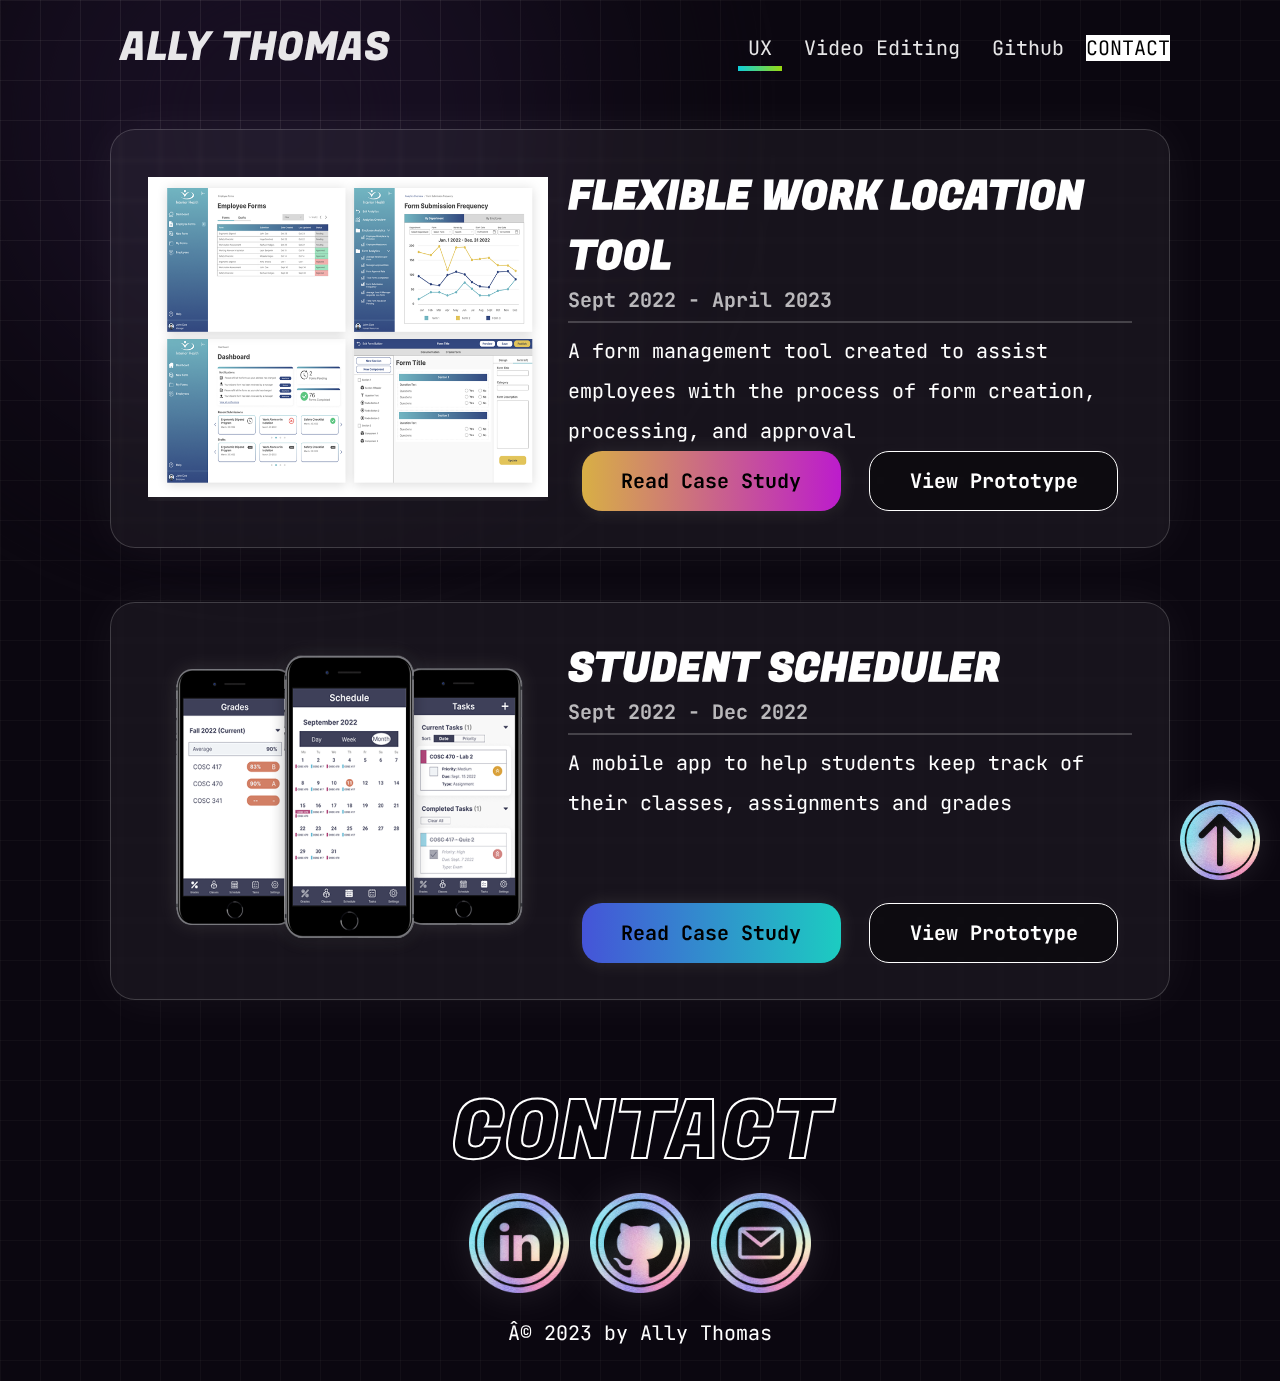
<file: ux.html>
<!DOCTYPE html>

<html>    
    <head>
        <meta charset=“UTF-8”>
        <meta name=“viewport” content=“width=device-width, initial-scale=1.0”>
        <meta http-equiv=“X-UA-Compatible” content=“ie=edge”>
        <meta name="author" content="Ally Thomas">

        <title>Ally Thomas | UX</title>
        
        <link rel="icon" href="images/ally.png">
        <link rel="stylesheet" href="css/style.css">
        <link rel="preconnect" href="https://fonts.googleapis.com">
        <link rel="preconnect" href="https://fonts.gstatic.com" crossorigin>
        <link href="https://fonts.googleapis.com/css2?family=Fugaz+One&display=swap" rel="stylesheet">
        <link href="https://fonts.googleapis.com/css2?family=JetBrains+Mono&display=swap" rel="stylesheet">
    </head>
    <body>
        <a href="#nav"><img src="images/scroll-up.png" class="scroll-button"></a>
        <span class="circle circle-blur" style="position: absolute; left: -2%; top: -20%; z-index: -1;"></span>
        <nav class="nav-bar" id="nav">
            <a id="title" class="menu-item" href="index.html">ALLY THOMAS</a>
            <div class="nav-links">
                <a class="menu-item" id="ux-menu-item" href="ux.html">UX<span class="selected-underline-bluegreen"></span></a>
                <a class="menu-item hover-underline-animation-yellowpink" href="video-editing.html">Video Editing</a>   
                <a class="menu-item hover-underline-animation-bluecyan" target="_blank" href="https://github.com/athomas97">Github</a>  
                <a class="menu-button" href="#contact">CONTACT</a>
            </div>
        </nav>
        <main>  
            <div class="ux-flexbox-container" id="manga_collection_tracker" style="display: none; margin: auto;">
                <div class="ux-flexbox-item ux-flexbox-item-2">
                    <div class="ux-flexbox-sub-item ux-flexbox-item-3" style="align-self: center;">
                        <a href="#"><img src="images/Manga-Collection.png" class="ux-img"></a>
                    </div>
                    <div class="ux-flexbox-sub-item ux-flexbox-item-4">
                        <div class="ux_details">
                            <a href="#"><h2 class="title">MANGA COLLECTION TRACKER</h2></a> <br>
                            <h3>Jan 2023 - Feb 2023</h3> <br>
                            <hr class="light_line">
                            <p>A mobile app for people who collect physical manga volumes to keep track of their collection</p>
                        </div>
                        <div class="buttons_section">
                            <div style="flex-grow: 1;">
                                <a href="#"><button type="button" class="primary-button">Read Case Study</button></a>
                            </div>
                            <div style="flex-grow: 1;">
                                <a href="#"><button type="button" class="secondary-button">View Prototype</button></a>
                            </div>
                        </div>                       
                    </div>
                </div>
            </div> 
            
            <div class="ux-flexbox-container" id="FWLT" style="margin: auto;">
                <div class="ux-flexbox-item ux-flexbox-item-2">
                    <div class="ux-flexbox-sub-item ux-flexbox-item-3" style="align-self: center;">
                        <a href="fwlt.html"><img src="images/FWLT.png"  class="ux-img"></a>
                    </div>
                    <div class="ux-flexbox-sub-item ux-flexbox-item-4">
                        <div class="ux_details">
                            <a href="fwlt.html"><h2 class="title hover-text-yellowpink">FLEXIBLE WORK LOCATION TOOL</h2></a> <br>
                            <h3>Sept 2022 - April 2023</h3> <br>
                            <hr class="light_line">
                            <p>A form management tool created to assist employees with the process of form creation, processing, and approval </p>
                        </div>
                        <div class="buttons_section">
                            <div style="flex-grow: 1;">
                                <a href="fwlt.html"><button type="button" class="primary-button" style="background: linear-gradient(90deg, #D8AF45 0%, #BC1CCC 100%);">Read Case Study</button></a>
                            </div>
                            <div style="flex-grow: 1;">
                                <a href="fwlt.html#case-study-prototype"><button type="button" class="secondary-button">View Prototype</button></a>
                            </div>
                        </div>                        
                    </div>
                </div>
            </div> 
            <br><br><br>
            <div class="ux-flexbox-container" id="student_tracker" style="margin: auto;">
                <div class="ux-flexbox-item ux-flexbox-item-2">
                    <div class="ux-flexbox-sub-item ux-flexbox-item-3" style="align-self: center;">
                        <a href="student-tracker.html"><img src="images/Student-Tracker.png" class="ux-img"></a>
                    </div>
                    <div class="ux-flexbox-sub-item ux-flexbox-item-4">
                        <div class="ux_details">
                            <a href="student-tracker.html"><h2 class="title hover-text-bluecyan">STUDENT SCHEDULER</h2></a> <br>
                            <h3>Sept 2022 - Dec 2022</h3> <br>
                            <hr class="light_line">
                            <p>A mobile app to help students keep track of their classes, assignments and grades</p>
                        </div>
                        <div class="buttons_section">
                            <div style="flex-grow: 1;">
                                <a href="student-tracker.html"><button type="button" class="primary-button" style="background: linear-gradient(90deg, #4554D8 0%, #1CCCC1 100%);">Read Case Study</button></a>
                            </div>
                            <div style="flex-grow: 1;">
                                <a href="student-tracker.html#case-study-prototype"><button type="button" class="secondary-button">View Prototype</button></a>
                            </div>
                        </div>                       
                    </div>
                </div>
            </div>  
            <br><br><br><br>
        </main>
    </body>
    <footer>
        <div class="contact-container" id="contact">
            <h1 class="sub-title-outline" style="margin: 0;">CONTACT</h1>
            <div class="social-links-container">
                <a target="_blank" href="https://www.linkedin.com/in/ally-kyle-thomas/" style="display: contents;"><img src="images/linkedin.png" class="social-img"></a>
                <a target="_blank" href="https://github.com/athomas97" style="display: contents;"><img src="images/github.png" class="social-img"></a>
                <a target="_blank" href="mailto:allythomas97@gmail.com" style="display: contents;"><img src="images/email.png" class="social-img"></a>
            </div>
        </div>
        <div style="display: flex; justify-content: center;">
            <p>© 2023 by Ally Thomas</p>
        </div>  
    </footer>
</html>
</file>
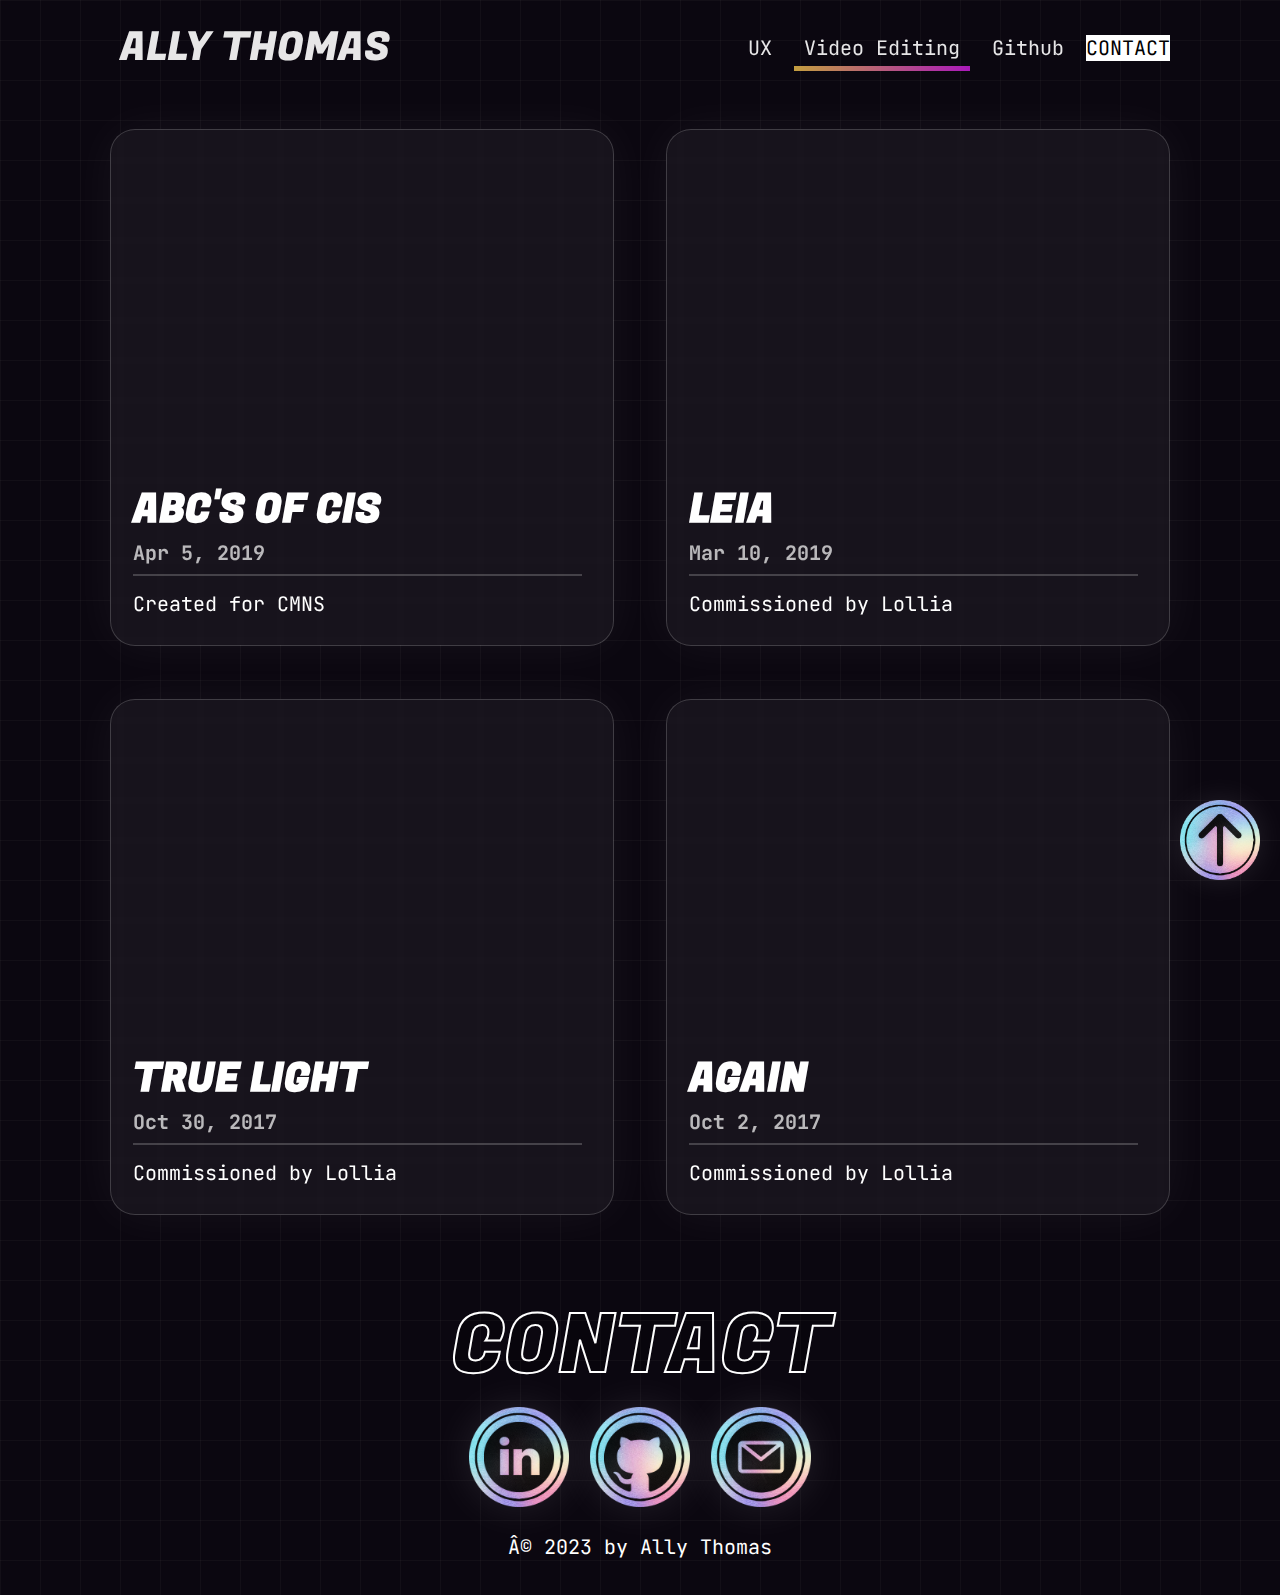
<file: video-editing.html>
<!DOCTYPE html>

<html>    
    <head>
        <meta charset=“UTF-8”>
        <meta name=“viewport” content=“width=device-width, initial-scale=1.0”>
        <meta http-equiv=“X-UA-Compatible” content=“ie=edge”>
        <meta name="author" content="Ally Thomas">

        <title>Ally Thomas | Video Editing</title>
        
        <link rel="icon" href="images/ally.png">
        <link rel="stylesheet" href="css/style.css">
        <link rel="preconnect" href="https://fonts.googleapis.com">
        <link rel="preconnect" href="https://fonts.gstatic.com" crossorigin>
        <link href="https://fonts.googleapis.com/css2?family=Fugaz+One&display=swap" rel="stylesheet">
        <link href="https://fonts.googleapis.com/css2?family=JetBrains+Mono&display=swap" rel="stylesheet">
    </head>
    <body>
        <a href="#nav"><img src="images/scroll-up.png" class="scroll-button"></a>
        <!--<span class="circle circle-blur" style="position: absolute; left: -2%; top: -20%; z-index: -1;"></span>-->
        <nav class="nav-bar" id="nav">
            <a id="title" class="menu-item" href="index.html">ALLY THOMAS</a>
            <div class="nav-links">
                <a class="menu-item hover-underline-animation-bluegreen" href="ux.html">UX</a>
                <a class="menu-item" id="video-editing-menu-item" href="video-editing.html">Video Editing<span class="selected-underline-yellowpink"></span></a>   
                <a class="menu-item hover-underline-animation-bluecyan" target="_blank" href="https://github.com/athomas97">Github</a>  
                <a class="menu-button" href="#contact">CONTACT</a>
            </div>
        </nav>
        <main>  
            <!--<span class="circle circle-blur" style="position: absolute; right: -500px; top: 400px; z-index: -1;"></span>-->
            <div class="video-editing-main">
                <div class="flexbox-container" id="abcs-of-cis" style="margin-bottom: 5%;">
                    <div class="flexbox-item flexbox-item-2">
                        <div class="flexbox-sub-item flexbox-item-3">
                            <iframe width="576" height="324" frameBorder="0" src="https://www.youtube.com/embed/6fHZSIzKVUA"></iframe>
                        </div>
                        <div class="flexbox-sub-item flexbox-item-4">
                            <div class="ux_details">
                                <h2 class="title">ABC'S OF CIS</h2> <br>
                                <h3>Apr 5, 2019</h3> <br>
                                <hr class="light_line">
                                <p>Created for CMNS</p>
                            </div>                  
                        </div>
                    </div>
                </div> 
                <div class="flexbox-container" id="leia" style="margin-bottom: 5%;">
                    <div class="flexbox-item flexbox-item-2">
                        <div class="flexbox-sub-item flexbox-item-3">
                            <iframe width="576" height="324" frameBorder="0" src="https://www.youtube.com/embed/b6VyZXiqryU"></iframe>
                        </div>
                        <div class="flexbox-sub-item flexbox-item-4">
                            <div class="ux_details">
                                <a href="#"><h2 class="title">LEIA</h2></a> <br>
                                <h3>Mar 10, 2019</h3> <br>
                                <hr class="light_line">
                                <p>Commissioned by Lollia</p>
                            </div>                  
                        </div>
                    </div>
                </div>                  
            </div>

            <div class="video-editing-main">
                 <div class="flexbox-container" id="true-light" style="margin-bottom: 5%;">
                    <div class="flexbox-item flexbox-item-2">
                        <div class="flexbox-sub-item flexbox-item-3">
                            <iframe width="576" height="324" frameBorder="0" src="https://www.youtube.com/embed/UMH3WKi3NOc"></iframe>
                        </div>
                        <div class="flexbox-sub-item flexbox-item-4">
                            <div class="ux_details">
                                <a href="#"><h2 class="title">TRUE LIGHT</h2></a> <br>
                                <h3>Oct 30, 2017</h3> <br>
                                <hr class="light_line">
                                <p>Commissioned by Lollia</p>
                            </div>                  
                        </div>
                    </div>
                </div>
                <div class="flexbox-container" id="again" style="margin-bottom: 5%;">
                    <div class="flexbox-item flexbox-item-2">
                        <div class="flexbox-sub-item flexbox-item-3">
                            <iframe width="576" height="324" frameBorder="0" src="https://www.youtube.com/embed/nmSkaUawYOQ"></iframe>
                        </div>
                        <div class="flexbox-sub-item flexbox-item-4">
                            <div class="ux_details">
                                <a href="#"><h2 class="title">AGAIN</h2></a> <br>
                                <h3>Oct 2, 2017</h3> <br>
                                <hr class="light_line">
                                <p>Commissioned by Lollia</p>
                            </div>                  
                        </div>
                    </div>
                </div>
            </div>
            <br>
        </main>
        <!--<span class="circle circle-blur" style="position: absolute; left: 0; top: 900px; z-index: -1;"></span>-->
    </body>
    <footer>
        <div class="contact-container" id="contact">
            <h1 class="sub-title-outline" style="margin: 0;">CONTACT</h1>
            <div class="social-links-container">
                <a target="_blank" href="https://www.linkedin.com/in/ally-kyle-thomas/" style="display: contents;"><img src="images/linkedin.png" class="social-img"></a>
                <a target="_blank" href="https://github.com/athomas97" style="display: contents;"><img src="images/github.png" class="social-img"></a>
                <a target="_blank" href="mailto:allythomas97@gmail.com" style="display: contents;"><img src="images/email.png" class="social-img"></a>
            </div>
        </div>
        <div style="display: flex; justify-content: center;">
            <p>© 2023 by Ally Thomas</p>
        </div>  
    </footer>
</html>
</file>
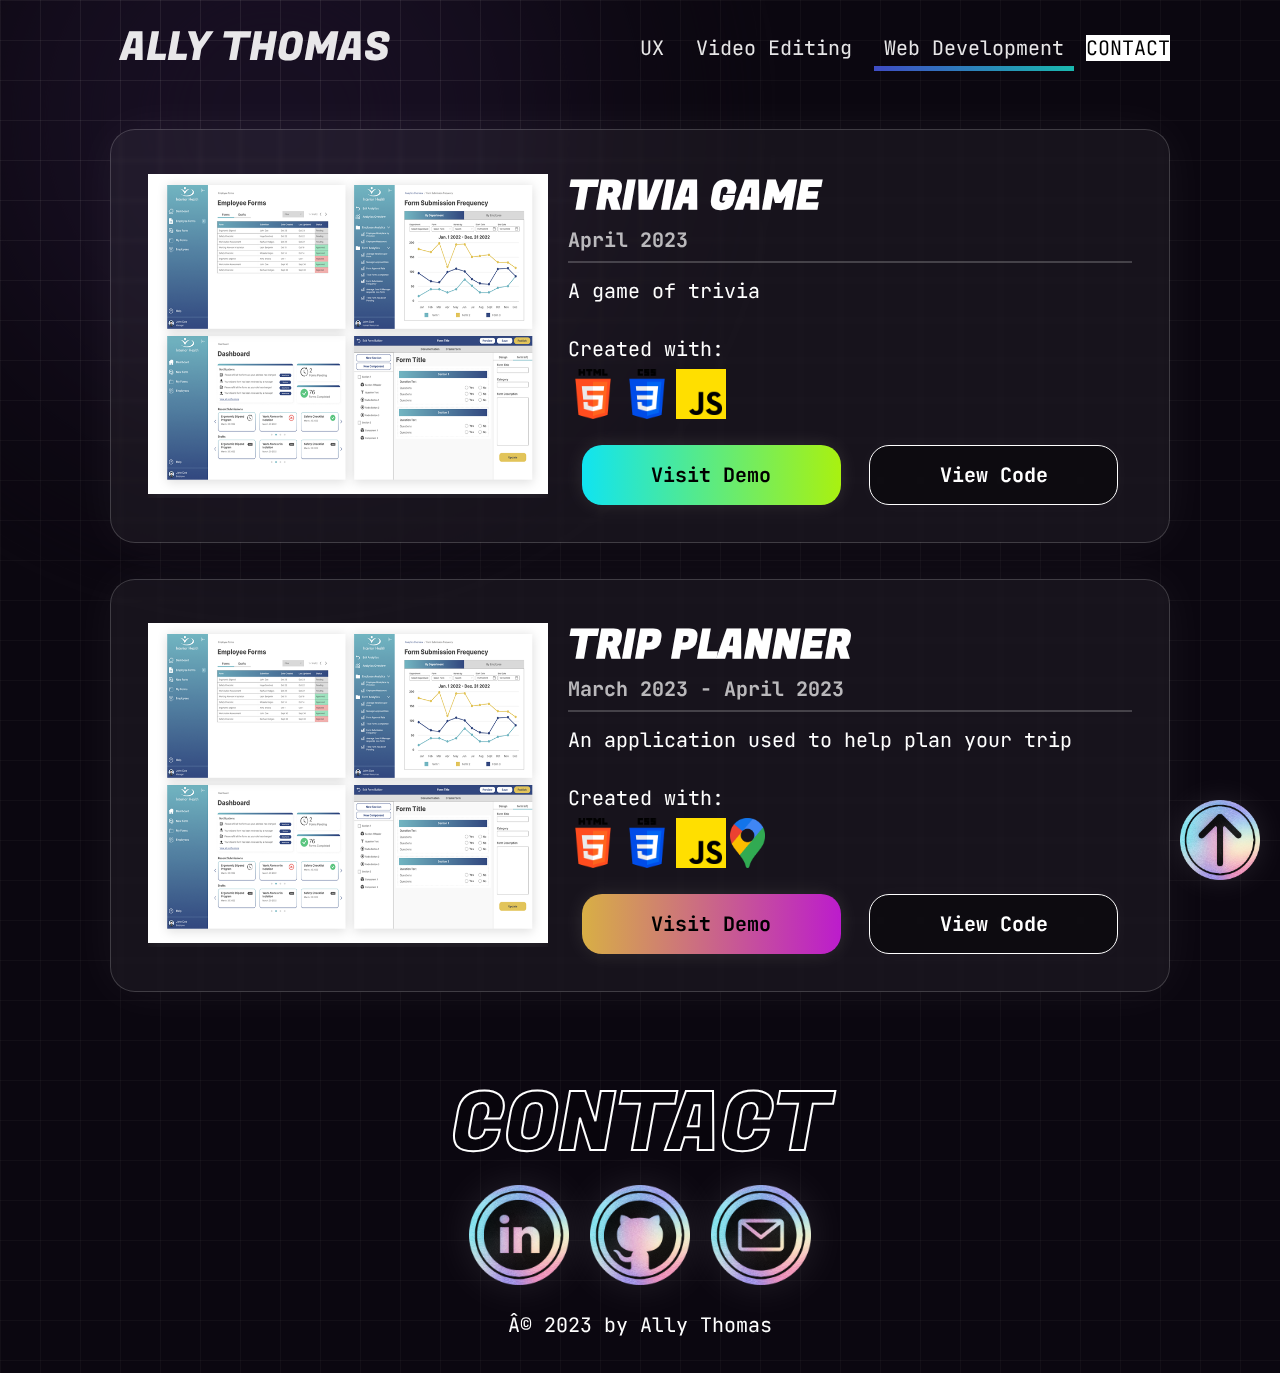
<file: web-development.html>
<!DOCTYPE html>

<html>    
    <head>
        <meta charset=“UTF-8”>
        <meta name=“viewport” content=“width=device-width, initial-scale=1.0”>
        <meta http-equiv=“X-UA-Compatible” content=“ie=edge”>
        <meta name="author" content="Ally Thomas">

        <title>Ally Thomas | Web Development</title>
        
        <link rel="icon" href="images/ally.png">
        <link rel="stylesheet" href="css/style.css">
        <link rel="preconnect" href="https://fonts.googleapis.com">
        <link rel="preconnect" href="https://fonts.gstatic.com" crossorigin>
        <link href="https://fonts.googleapis.com/css2?family=Fugaz+One&display=swap" rel="stylesheet">
        <link href="https://fonts.googleapis.com/css2?family=JetBrains+Mono&display=swap" rel="stylesheet">
    </head>
    <body>
        <a href="#nav"><img src="images/scroll-up.png" class="scroll-button"></a>
        <span class="circle circle-blur" style="position: absolute; left: -2%; top: -20%; z-index: -1;"></span>
        <nav class="nav-bar" id="nav">
            <a id="title" class="menu-item" href="index.html">ALLY THOMAS</a>
            <div class="nav-links">
                <a class="menu-item hover-underline-animation-bluegreen" href="ux.html">UX</a>
                <a class="menu-item hover-underline-animation-yellowpink" href="video-editing.html">Video Editing</a>   
                <a class="menu-item" id="webdev-menu-item" href="web-development.html">Web Development<span class="selected-underline-bluecyan"></span></a> 
                <a class="menu-button" href="#contact">CONTACT</a>
            </div>
        </nav>
        <main>           
            <div class="ux-flexbox-container" id="airbnb" style="margin: auto;">
                <div class="ux-flexbox-item ux-flexbox-item-2">
                    <div class="ux-flexbox-sub-item ux-flexbox-item-3" style="align-self: center;">
                        <img src="images/FWLT.png"  class="ux-img">
                    </div>
                    <div class="ux-flexbox-sub-item ux-flexbox-item-4">
                        <div class="ux_details" style="margin-bottom: 4%;">
                            <h2 class="title">TRIVIA GAME</h2> <br>
                            <h3>April 2023</h3> <br>
                            <hr class="light_line">
                            <p>A game of trivia</p> <br><br>
                            <p>Created with:</p> <br>
                            <img src="images/html.png" style="height: 50px;">
                            <img src="images/css.png" style="height: 50px;">
                            <img src="images/javascript.png" style="height: 50px;">
                        </div>
                        <div class="buttons_section">
                            <div style="flex-grow: 1;">
                                <a href="#"><button type="button" class="primary-button">Visit Demo</button></a>
                            </div>
                            <div style="flex-grow: 1;">
                                <a href="#"><button type="button" class="secondary-button">View Code</button></a>
                            </div>
                        </div>                        
                    </div>
                </div>
            </div>
            <br><br>
            <div class="ux-flexbox-container" id="airbnb" style="margin: auto;">
                <div class="ux-flexbox-item ux-flexbox-item-2">
                    <div class="ux-flexbox-sub-item ux-flexbox-item-3" style="align-self: center;">
                        <img src="images/FWLT.png"  class="ux-img">
                    </div>
                    <div class="ux-flexbox-sub-item ux-flexbox-item-4">
                        <div class="ux_details" style="margin-bottom: 4%;">
                            <h2 class="title">TRIP PLANNER</h2> <br>
                            <h3>March 2023 - April 2023</h3> <br>
                            <hr class="light_line">
                            <p>An application used to help plan your trip</p> <br><br>
                            <p>Created with:</p> <br>
                            <img src="images/html.png" style="height: 50px;">
                            <img src="images/css.png" style="height: 50px;">
                            <img src="images/javascript.png" style="height: 50px;">
                            <img src="images/googlemaps.png" style="height: 50px;">                            
                        </div>
                        <div class="buttons_section">
                            <div style="flex-grow: 1;">
                                <a href="#"><button type="button" class="primary-button" style="background: linear-gradient(90deg, #D8AF45 0%, #BC1CCC 100%);">Visit Demo</button></a>
                            </div>
                            <div style="flex-grow: 1;">
                                <a href="#"><button type="button" class="secondary-button">View Code</button></a>
                            </div>
                        </div>                        
                    </div>
                </div>
            </div>
            <br><br><br><br>
        </main>
    </body>
    <footer>
        <div class="contact-container" id="contact">
            <h1 class="sub-title-outline" style="margin: 0;">CONTACT</h1>
            <div class="social-links-container">
                <a target="_blank" href="https://www.linkedin.com/in/ally-kyle-thomas/" style="display: contents;"><img src="images/linkedin.png" class="social-img"></a>
                <a target="_blank" href="https://github.com/athomas97" style="display: contents;"><img src="images/github.png" class="social-img"></a>
                <a target="_blank" href="mailto:allythomas97@gmail.com" style="display: contents;"><img src="images/email.png" class="social-img"></a>
            </div>
        </div>
        <div style="display: flex; justify-content: center;">
            <p>© 2023 by Ally Thomas</p>
        </div>  
    </footer>
</html>
</file>
<file: css/style.css>
html {
    scroll-behavior: smooth;
}

body {
    background-color: #0B0710;
    padding-left: 8%;
    padding-right: 8%;
    background-size: 40px 40px;
    background-image:
        linear-gradient(to right, rgba(255, 255, 255, 0.03) 1px, transparent 1px),
        linear-gradient(to bottom, rgba(255, 255, 255, 0.03) 1px, transparent 1px);   
    overflow-x: hidden;    
}

/* SCROLLBAR */
::-webkit-scrollbar {
    width: 10px;
  }
  
  ::-webkit-scrollbar-track {
    background: #130f18;
  }
  
  ::-webkit-scrollbar-thumb {
    background: #d6d6d6;
    border-radius: 50px;
  }
  
  ::-webkit-scrollbar-thumb:hover {
    background: #b8b4be;
  }

/* TEXT */
h1, h2, h3, h4, p {
    display: inline;
}

h1, h2, h4, .roles, #title, .program-card {
    font-family: 'Fugaz One';
}
.roles, .program-card {
    font-size: 20px;   
}

#hi-im-text, #ally-text, p {
    font-weight: 400;
    font-size: 96px;
    text-shadow: 0px 0px 30px rgba(255, 255, 255, 0.05);
}

#hi-im-text, #ally-text {
    line-height: 141px;
}

#ally-text, p, .menu-item, h1, h2, h3, h4, figcaption, ul {
    color: white;
}

figcaption {
    text-align: center;
    font-family: 'JetBrains Mono';
}

a {
    text-decoration: none;
}

h2, li {
    line-height:1.5em;
}

h3 {
    font-family: 'JetBrains Mono';
    font-weight: bold;
    opacity: 0.7;
    font-size: 20px;
    line-height: 26px;
}

li {
    margin-bottom: 2%;
}

h4 {
    margin: 0;
    padding: 0;
    font-weight: bold;
    font-size: 24px;
    line-height:1em;
}

#title, h2 {
    font-size: 40px;
}

p {
    line-height: 2em;
}

p, .nav-links, button, th, td, ul {
    font-family: 'JetBrains Mono';
    font-weight: 400;
    font-size: 20px;
}

.nav-links, button {
    line-height: 26px;
}

#hi-im-text {
    color: rgb(0, 0, 0, 0.2);
    -webkit-text-stroke: 2px rgb(255, 255, 255);
    text-stroke: 2px rgb(255, 255, 255);
}

.sub-title {
    display: flex;
    justify-content: center;
    margin-top: 0;
    margin-bottom: 1%;

    font-family: 'Fugaz One';
    font-style: normal;
    font-weight: 400;
    font-size: 82px;  

    color: white;
    text-shadow: 0px 0px 40px rgba(255, 255, 255, 0.15);
}

.sub-title-outline {
    display: flex;
    justify-content: center;
    margin: 1%;

    font-family: 'Fugaz One';
    font-style: normal;
    font-weight: 400;
    font-size: 82px;  

    color: rgb(0, 0, 0, 0.2);
    -webkit-text-stroke: 2px rgb(255, 255, 255);
    text-stroke: 2px rgb(255, 255, 255);
}

.gradient-text {   
    display: flex;
    justify-content: center;
    margin-top: 0;
    margin-bottom: 1%;

    font-family: 'Fugaz One';
    font-style: normal;
    font-weight: 400;
    font-size: 96px;   
    
    background: linear-gradient(90deg, #5DFF34 20%, #36F3FF 50%, #FF16FF 70%);
    -webkit-background-clip: text;
    -webkit-text-fill-color: transparent;
    background-clip: text;
    text-fill-color: transparent;
    
    -webkit-text-stroke: 1px rgb(0, 0, 0);
    text-stroke: 1px rgb(0, 0, 0);
    text-shadow: 0px 0px 40px rgba(255, 255, 255, 0.15);
}

.background-text {   
    font-family: 'Fugaz One';
    font-style: normal;
    font-weight: 400;
    font-size: 200px;
    line-height: 294px;

    background: -webkit-linear-gradient(0deg, rgba(255, 255, 255, 1) 0%, rgba(255, 255, 255, 0.1) 40%, rgba(255, 255, 255, 0.1) 60%, rgba(255, 255, 255, 1) 100%);
    -webkit-background-clip: text;
    -webkit-text-stroke: 4px transparent;

    opacity: 0.2;
    filter: blur(1px);
}

.hover-underline-animation-bluegreen, .hover-underline-animation-yellowpink, .hover-underline-animation-bluecyan {
    display: inline-block;
    position: relative;
}

#ux-menu-item, #video-editing-menu-item, #webdev-menu-item {
    position: relative;
}
.selected-underline-bluegreen {
    position: absolute;
    width: 100%;
    height: 5px;
    bottom: 0;
    right: 0;
    background: linear-gradient(90deg, #10E4F1 0%, #A9F110 100%, #10F14F 100%);
}

.selected-underline-yellowpink {
    position: absolute;
    width: 100%;
    height: 5px;
    bottom: 0;
    right: 0;
    background: linear-gradient(90deg, #D8AF45 0%, #BC1CCC 100%);
}

.selected-underline-bluecyan {
    position: absolute;
    width: 100%;
    height: 5px;
    bottom: 0;
    right: 0;
    background: linear-gradient(90deg, #4554D8 0%, #1CCCC1 100%);
}
  
.hover-underline-animation-bluegreen::after {
    content: '';
    position: absolute;
    width: 100%;
    transform: scaleX(0);
    height: 5px;
    bottom: 0;
    left: 0;
    background: linear-gradient(90deg, #10E4F1 0%, #A9F110 100%, #10F14F 100%);
    box-shadow: 0px 0px 30px rgba(255, 255, 255, 0.15);
    transform-origin: bottom right;
    transition: transform 0.25s ease-out;
}

.hover-underline-animation-yellowpink::after {
    content: '';
    position: absolute;
    width: 100%;
    transform: scaleX(0);
    height: 5px;
    bottom: 0;
    left: 0;
    background: linear-gradient(90deg, #D8AF45 0%, #BC1CCC 100%);
    box-shadow: 0px 0px 30px rgba(255, 255, 255, 0.15);
    transform-origin: bottom right;
    transition: transform 0.25s ease-out;
}

.hover-underline-animation-bluecyan::after {
    content: '';
    position: absolute;
    width: 100%;
    transform: scaleX(0);
    height: 5px;
    bottom: 0;
    left: 0;
    background: linear-gradient(90deg, #4554D8 0%, #1CCCC1 100%);
    box-shadow: 0px 0px 30px rgba(255, 255, 255, 0.15);
    transform-origin: bottom right;
    transition: transform 0.25s ease-out;
}
  
.hover-underline-animation-bluegreen:hover::after, .hover-underline-animation-yellowpink:hover::after, .hover-underline-animation-bluecyan:hover::after {
    transform: scaleX(1);
    transform-origin: bottom left;
}

.title {
    transition: 0.06s;
}/*
.title:hover {
    color: #0087ca;
    text-decoration: underline;
}
*/
.noselect {
    -webkit-touch-callout: none; /* iOS Safari */
      -webkit-user-select: none; /* Safari */
       -khtml-user-select: none; /* Konqueror HTML */
         -moz-user-select: none; /* Old versions of Firefox */
          -ms-user-select: none; /* Internet Explorer/Edge */
              user-select: none; /* Non-prefixed version, currently
                                    supported by Chrome, Edge, Opera and Firefox */}

/* NAV BAR */
.nav-bar {
    overflow: auto;
    display: flex;
    align-items: center;
    margin-bottom: 4%;
}
#title {
    flex-grow: 1; 
}
.nav-links {
    flex-shrink: 1;
}
.nav-title {
    flex-grow: 1;
}
.menu-item {        
    display: inline-block;
    padding: 10px 10px;
    opacity: .9; 
}
.menu-button{
    color: black;
    background: linear-gradient(90deg, #ffffff 0%, #ffffff 100%);
}
.menu-button:hover{
    opacity: 0.8;
}
.menu-button:active{
    opacity: 1;
}

/* ROLES */
.roles-container {
    display: flex;
    flex-direction: row;
}

.roles {    
    display: flex;
    justify-content: center;
    align-items: center;    
    padding: 0px 22px;
    height: 65.64px;
}

.roles-glow {
    position: relative; 
    bottom: 66px; 
    z-index: -1; 
    filter: blur(20px); 
    opacity: .2;    
}

.roles:hover, #ux:hover, #video-editor:hover, #web-developer:hover {
    color: white;
    background: rgba(255, 255, 255, 0.03);
    backdrop-filter: blur(2px);
    box-shadow:inset 0px 0px 0px .5px rgb(255, 255, 255);
}

#ux {
    background: linear-gradient(90deg, #10E4F1 0%, #A9F110 100%, #10F14F 100%);
}

#video-editor {
    background: linear-gradient(90deg, #D8AF45 0%, #BC1CCC 100%);
}

#web-developer {
    background: linear-gradient(90deg, #4554D8 0%, #1CCCC1 100%);
}

/* HOME */
.home-container {
    display: flex;
    flex-direction: row;
    justify-content: space-around;
    padding-left: 5%;
    padding-right: 5%;
}

/* ABOUT */
#about-container {
    flex-grow: 2;
    max-width: 600px;
}

/* PROGRAM AND LANGUAGES CARDS */
.spacebelow {
    margin-bottom: 5em;
}

.section-break {
    margin-bottom: 5%;
}

.hover-text-bluecyan:hover {
    color: #1CCCC1;
    text-decoration: underline;
}

.hover-text-yellowpink:hover {
    color: #D8AF45;
    text-decoration: underline;
}

.case-study-info {
    display: flex;
    flex-direction: row;
    gap: 0em;    
    justify-content: center;
    align-items: center;
    flex-wrap: wrap;
    padding: 5% 5%;
    background: rgba(255, 255, 255, 0.05);
    box-shadow: 0px 0px 50px rgba(255, 255, 255, 0.02);
    border: 1px solid rgba( 255, 255, 255, 0.18 );
    backdrop-filter: blur( 2px );
    border-radius: 49px;
}

.program-container {
    display: flex;
    flex-direction: row;
    gap: 0em;    
    justify-content: center;
    align-items: center;
    flex-wrap: wrap;
    padding: 2% 2%;
    background: rgba(255, 255, 255, 0.05);
    box-shadow: 0px 0px 50px rgba(255, 255, 255, 0.02);
    border: 1px solid rgba( 255, 255, 255, 0.18 );
    backdrop-filter: blur( 2px );
    border-radius: 49px;
}

.program-card {
    display: flex;
    flex-direction: column;
    justify-content: space-around;
    align-items: center;
    padding: 5px;
    margin: 2%;

    width: 170px;
    height: 220px;

    background: linear-gradient(144.22deg, #A8A8A8 23.44%, #FFFFFF 53.65%, #ADADAD 81.25%);
    box-shadow: 0px 0px 30px rgba(255, 255, 255, 0.1);
    border-radius: 40px;

    transition: 0.3s ease-in-out;
}

.program-card:hover {
    transform: scale(1.05);
    box-shadow: 0px 0px 40px rgba(255, 255, 255, 0.15);
}

.program-img {
    width: 80%;
}

/* Circle Animations */
.circle {
    display: inline-block;
    height: 600px;
    width: 600px;
    background-color: #bbb;
    border-radius: 50%;    
}
.circle-blur {
    filter: blur(100px);
    mix-blend-mode: color-dodge;
    opacity: 0.4;
}
/* Scroll Button */
.scroll-up {
    display: inline-block;
    height: 100px;
    width: 100px;
}
.scroll-button {
    z-index: 1; 
    position: fixed; 
    width: 80px; 
    height: 80px; 
    right: 20px; 
    bottom: 20px;
    filter: drop-shadow(0px 0px 15px rgba(255, 255, 255, 0.1));
    transition: .5s;
}

.scroll-button:hover {
    filter: drop-shadow(0px 0px 25px rgba(255, 255, 255, 0.2));
    transform: translateY(-10px);
}

/* Contact */
.contact-container {
    display: flex;
    flex-direction: column;
    justify-content: center;
}

.social-links-container {
    display: flex;
    flex-direction: row;
    justify-content: center;
    gap: 2%;
}

.social-img {
    min-width: 100px;
    width: 7%;
    transition: .5s;
    filter: drop-shadow(0px 0px 20px rgba(255, 255, 255, 0.1));
}

.social-img:hover {
    transform: translateY(-20px);
    filter: drop-shadow(0px 0px 30px rgba(255, 255, 255, 0.2));
}

/* VIDEO EDITING */
.video-editing-main {
    display: flex;
    flex-direction: row;
    flex-wrap: wrap;
    justify-content: space-between;
    gap: 5%;
}
.flexbox-container {      
    display: flex;
    flex-wrap: wrap;
    flex-grow: 1;
    height: auto;
    min-width: 400px;
    padding: 2% 2%;  

    background: rgba(255, 255, 255, 0.05);
    box-shadow: 0px 0px 50px rgba(255, 255, 255, 0.05); 
    backdrop-filter: blur( 2px );
    -webkit-backdrop-filter: blur( 2px );
    border: 1px solid rgba( 255, 255, 255, 0.18 );
    border-radius: 25px;         
    
    transition: 0.5s;  
}
.flexbox-container:hover, .ux-flexbox-container:hover {
    transform: scale(1.02);
    background: rgba( 255, 255, 255, 0.08);
    box-shadow: 0px 0px 50px rgba(255, 255, 255, 0.06); 
}
.flexbox-item-2 {
    flex-grow: 1;
    display: flex;
    flex-direction: column;
}
.flexbox-item-3 {
    flex-grow: 1;
    overflow: hidden;
    height: auto;
    width: auto;
}
.flexbox-item-4 {
    flex-grow: 1;
    width: 98%;     
    height: auto;
    display: flex;
    flex-direction: column;
    align-items: stretch;
    align-content: stretch;   
}
iframe {
    width: 100%;
}
.light_line {
    border: 1px solid rgba(255, 255, 255, 0.2);
}
/* UX */
.ux-flexbox-container {
    padding: 2% 2%;    
    display: flex;
    flex-wrap: wrap;
    justify-content: center;
    background: rgba(255, 255, 255, 0.05);
    box-shadow: 0px 0px 50px rgba(255, 255, 255, 0.05); 
    backdrop-filter: blur( 2px );
    -webkit-backdrop-filter: blur( 2px );
    border: 1px solid rgba( 255, 255, 255, 0.18 );
    border-radius: 25px;      
    height: auto;
    margin-bottom: 4%; 
    transition: 0.5s;  
}

.ux-flexbox-item {
    margin: .5%;      
}
.ux-flexbox-sub-item {
    width: 200px;
    margin: 1%;   
}
.flexbox-item-1 {
    width: fit-content;
}
.ux-flexbox-item-2 {
    flex-grow: 1;
    display: flex;
}
.ux-flexbox-item-3 {
    overflow: hidden;
    height: auto;
    width: auto;
    flex-shrink: 0;
}
.ux-flexbox-item-4 {
    flex-grow: 1;
    display: flex;
    flex-direction: column;
    align-items: stretch;
    align-content: stretch;    
}
.buttons_section {
    flex-shrink: 1;
    display: flex;
    justify-content: space-around;
}

.ux_details {
    flex-grow: 1;
}

.ux-img {
    width: 400px; 
    height: 320px;
    filter: drop-shadow(0px 0px 10px rgba(255, 255, 255, 0.1));
}

/* BUTTONS */
button {
    text-decoration: none;   
    height: 60px;
    border-radius: 20px;
    font-weight: bold;
    cursor:pointer;
    width: 90%; 
    margin-left: 5%;
    border: 0;
}
.primary-button  {
    background: linear-gradient(90deg, #10E4F1 0%, #A9F110 100%, #10F14F 100%);
    box-shadow: 0px 0px 20px rgba(255, 255, 255, 0.1); 
    opacity: 1;
    transition: 0.1s;
}
.primary-button:hover {
    opacity: 0.8;
}
.primary-button:active {
    opacity: 1;
}
.secondary-button {
    background: rgba(0, 0, 0, 0.4);
    color: white;
    border: 1px solid white;
    box-shadow: 0px 0px 20px rgba(255, 255, 255, 0.03); 
    opacity: 1;
    transition: 0.1s;
}
.secondary-button:hover {
    opacity: 0.8;
}
.secondary-button:active {
    opacity: 1;
}

/* Case Study */
.case-study-container {
    margin-bottom: 5%;
}

#case-study-summary {
    display: flex; 
    flex-direction: row; 
}

.case-study-nav {
    display: none;
    flex-direction: column; 
    position: fixed; 
    top: 3%; 
    left: 3%;
    z-index: 1;
}

/* table */
table {
    width: 100%;
    text-align: left;
    font-family: arial, sans-serif;
    border-collapse: collapse;
    table-layout: auto;    
    margin: 3%;
    box-shadow: 0px 0px 20px rgba(255, 255, 255, 0.09);
  }

  th, td {
    border: 1px solid #dddddd;
    padding: 8px;
  }

  th {
    font-weight: bold;
    color: white;
    background-color: rgba(255, 255, 255, 0.027);   
  }
  
  td {
    color: white;
    opacity: 0.7;
    background-color: rgba(0, 0, 0, 0.027);        
  }

/* Break points */
@media (max-width: 1200px) {    
    #languages {
        margin-top: 10%;
    }
    
    .flexbox-container {
        padding: 4% 4%;
    }   

    #profileimg {
        display: none;
    }

    #case-study-nav-container {
        display: none;
    }
}

@media (max-width: 1100px) {
    .ux-flexbox-item-2 {
        flex-direction: column;
    }
    .ux-flexbox-item {
    }
    .ux-flexbox-sub-item {
        height: auto;
        width: auto;
    }
    .buttons_section {
        margin-top: 5%;
    }

    #case-study-summary {
        flex-direction: column;
        margin-bottom: 10%;
    }
}

@media (max-width: 800px) {
    .scroll-button {
        display: none;
    }
}
</file>
